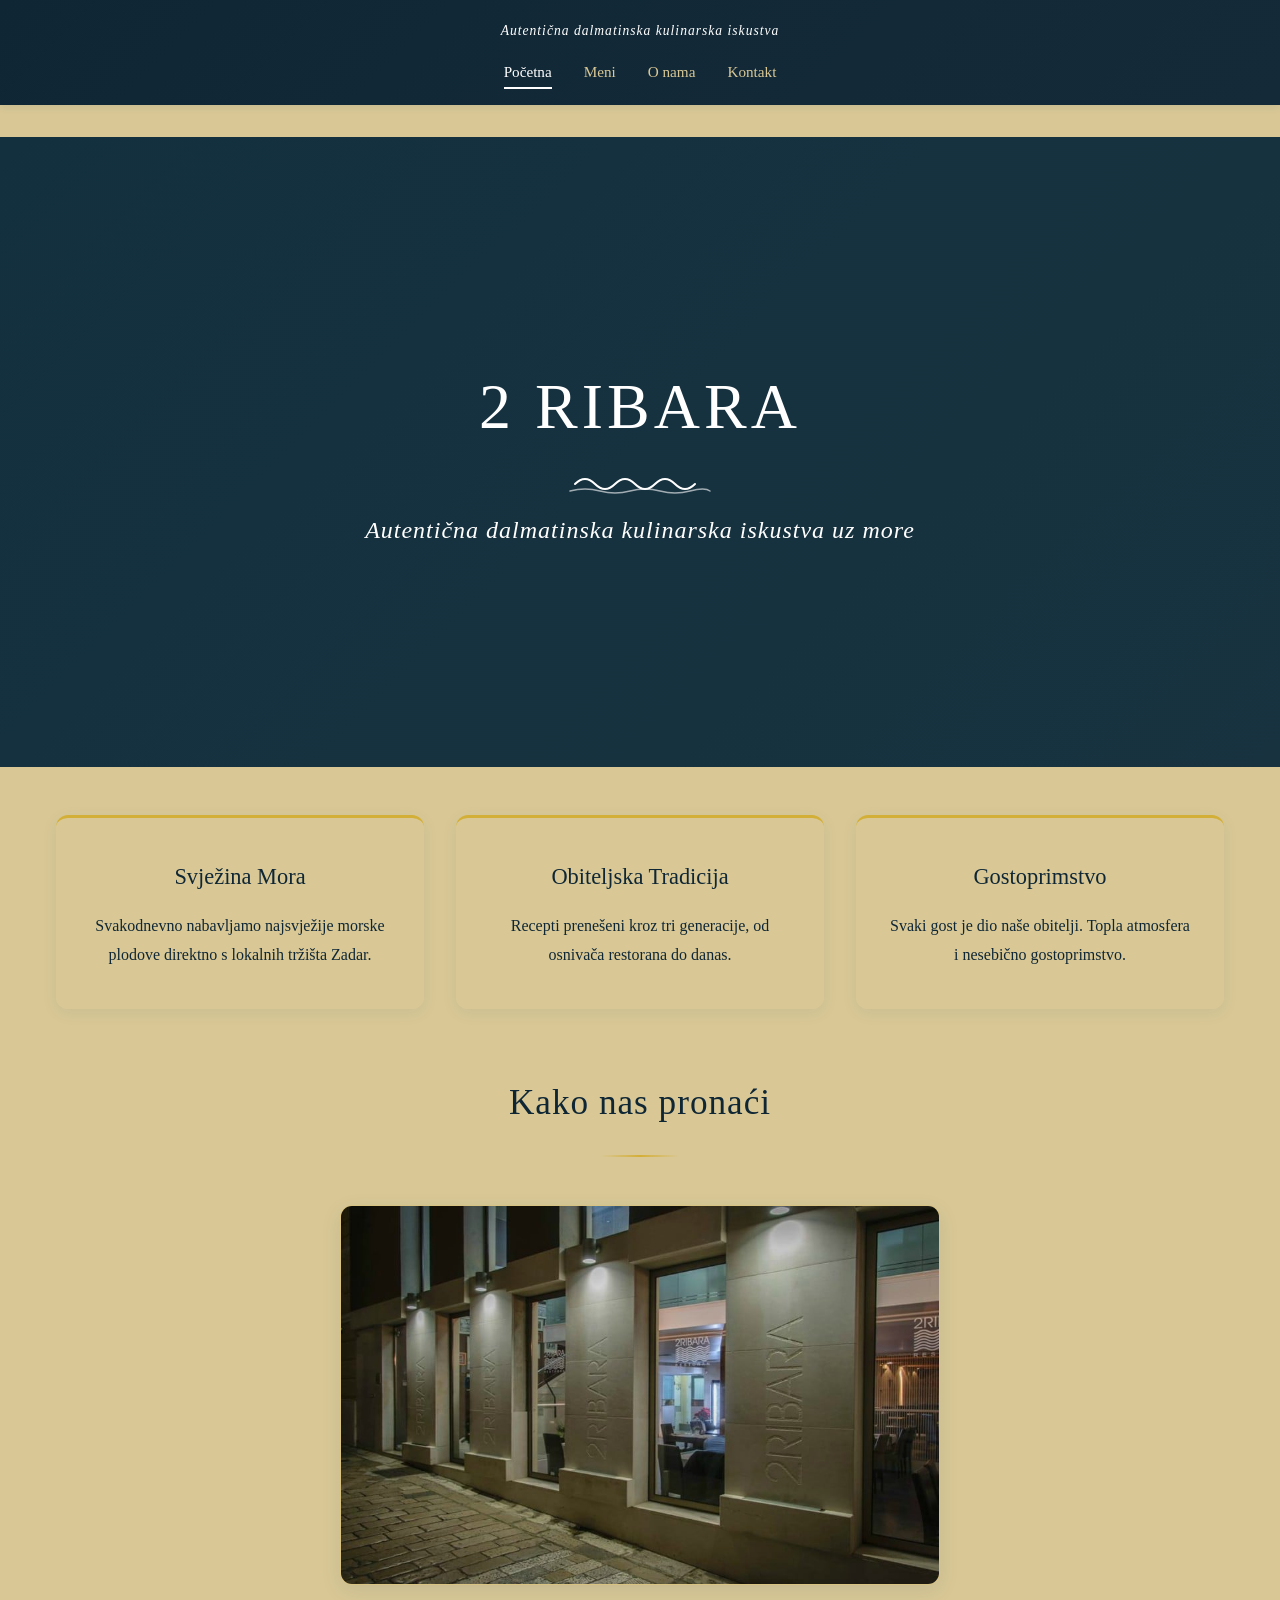
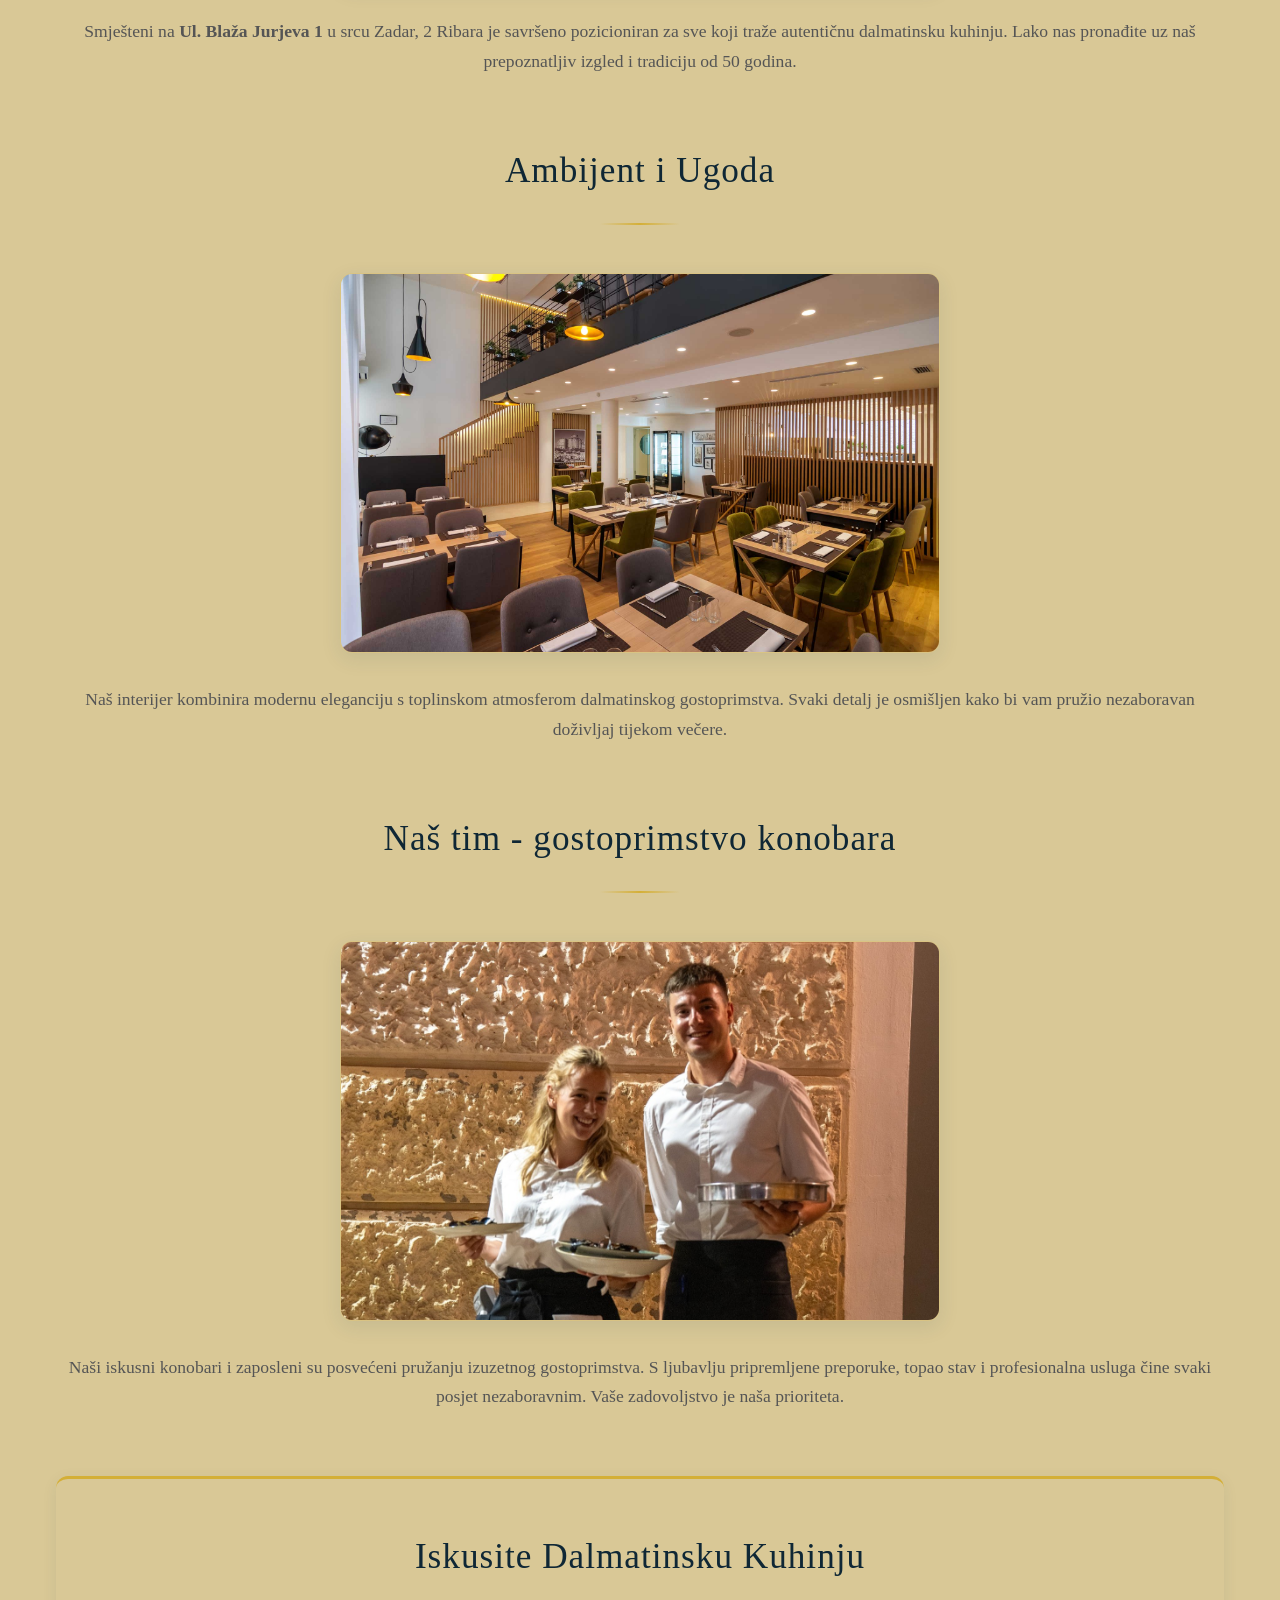
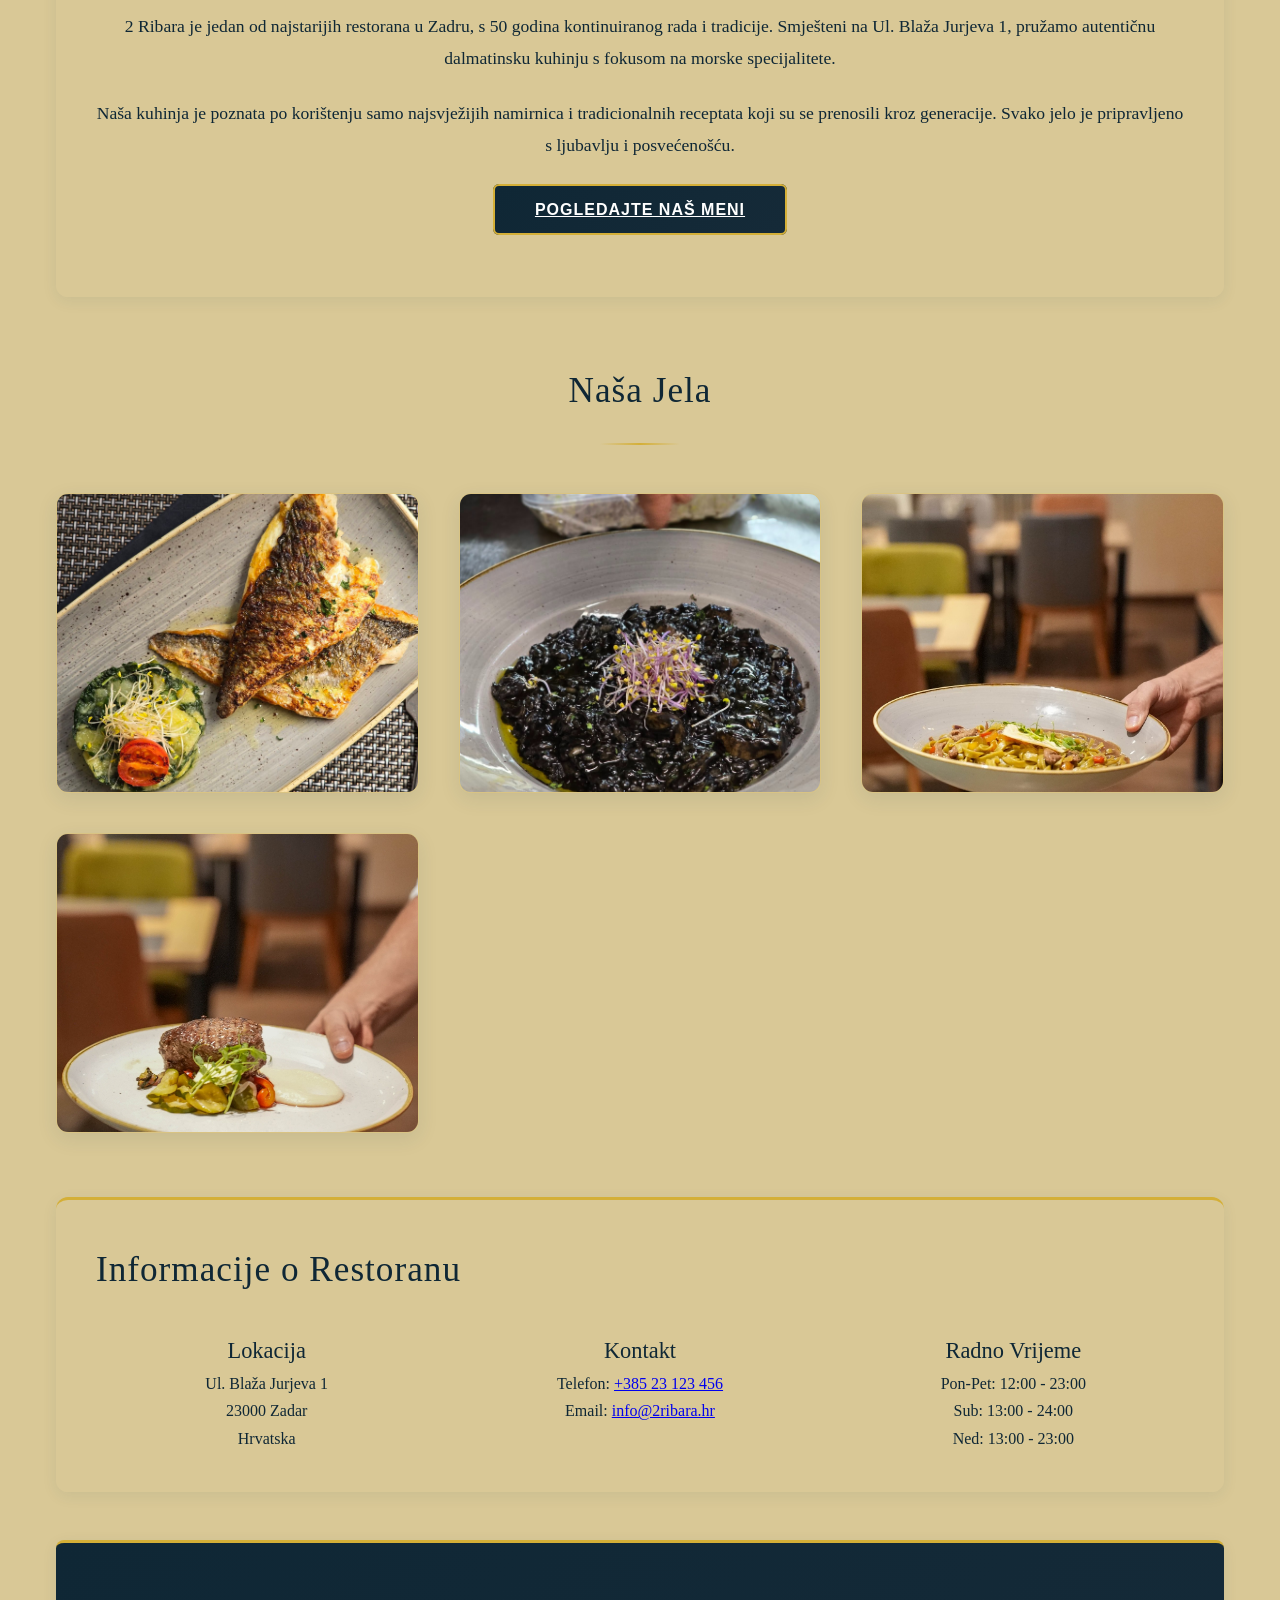
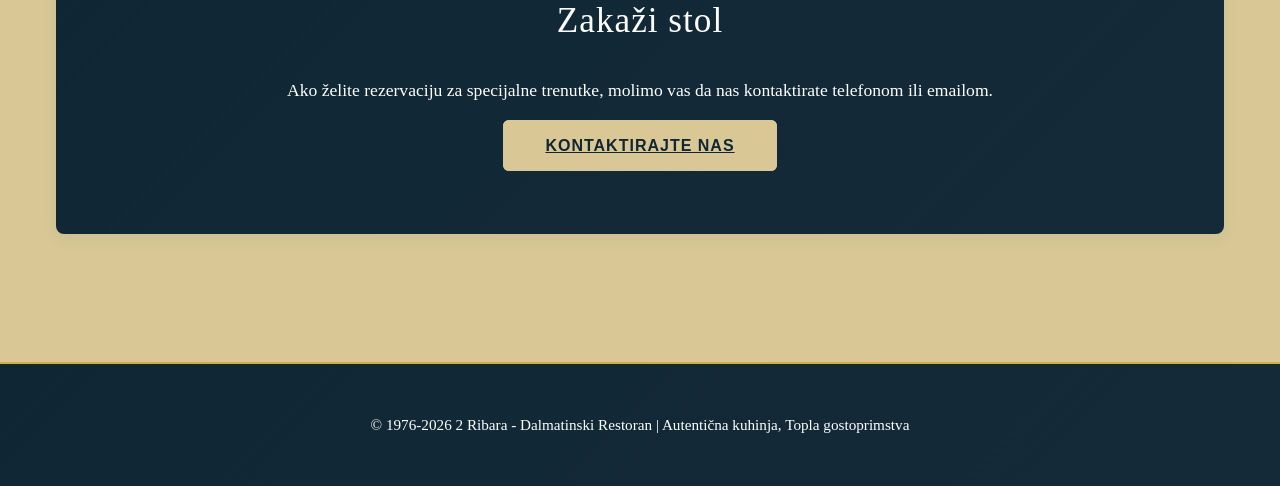
<file: index.html>
<!DOCTYPE html>
<html lang="hr">
<head>
    <meta charset="UTF-8">
    <meta name="viewport" content="width=device-width, initial-scale=1.0">

    <!-- SEO -->
    <title>2 Ribara | Početna</title>
    <meta name="description" content="2 Ribara - klasičan dalmatinski restoran s tradicijom od 50 godina. Autentična riblja jela i specijalitete.">

    <!-- Open Graph -->
    <meta property="og:title" content="2 Ribara">
    <meta property="og:description" content="Mediteranski restoran s domaćim specijalitetima.">
    <meta property="og:type" content="website">

    <!-- CSS -->
    <link rel="stylesheet" href="css/style.css">

    <!-- Google tag (gtag.js) -->
    <script async src="https://www.googletagmanager.com/gtag/js?id=G-M8E9GG99WM"></script>
    <script>
      window.dataLayer = window.dataLayer || [];
      function gtag(){dataLayer.push(arguments);}
      gtag('js', new Date());

      gtag('config', 'G-M8E9GG99WM');
    </script>
</head>

<body>

    <header>
        <p class="tagline">Autentična dalmatinska kulinarska iskustva</p>

        <nav>
            <ul>
                <li><a href="index.html" class="active">Početna</a></li>
                <li><a href="meni.html">Meni</a></li>
                <li><a href="o-nama.html">O nama</a></li>
                <li><a href="kontakt.html">Kontakt</a></li>
            </ul>
        </nav>
    </header>

    <main>

        <!-- Hero Fullscreen Section -->
        <section class="hero">
            <div class="hero-overlay"></div>
            <div class="hero-content">
                <h1>2 RIBARA</h1>
                <p>Autentična dalmatinska kulinarska iskustva uz more</p>
            </div>
        </section>

        <section class="features">
            <div class="feature">
                <h3>Svježina Mora</h3>
                <p>Svakodnevno nabavljamo najsvježije morske plodove direktno s lokalnih tržišta Zadar.</p>
            </div>

            <div class="feature">
                <h3>Obiteljska Tradicija</h3>
                <p>Recepti prenešeni kroz tri generacije, od osnivača restorana do danas.</p>
            </div>

            <div class="feature">
                <h3>Gostoprimstvo</h3>
                <p>Svaki gost je dio naše obitelji. Topla atmosfera i nesebično gostoprimstvo.</p>
            </div>
        </section>

        <!-- Kako nas pronađi - Vanjska fasada -->
        <section class="gallery-section">
            <h2>Kako nas pronaći</h2>
            <div style="display: grid; grid-template-columns: 1fr; max-width: 600px; margin: 0 auto;">
                <div class="gallery-item large" style="grid-column: unset;">
                    <img src="images/izvana.jpg" alt="Vanjska fasada restorana 2 Ribara - Ul. Blaža Jurjeva 1, Zadar" class="gallery-image">
                </div>
            </div>
            <p style="text-align: center; margin-top: 2rem; font-size: 1.1rem; color: #555;">
                Smješteni na <strong>Ul. Blaža Jurjeva 1</strong> u srcu Zadar, 2 Ribara je savršeno pozicioniran za sve koji traže autentičnu dalmatinsku kuhinju. Lako nas pronađite uz naš prepoznatljiv izgled i tradiciju od 50 godina.
            </p>
        </section>

        <!-- Naš Interijer -->
        <section class="gallery-section">
            <h2>Ambijent i Ugoda</h2>
            <div style="display: grid; grid-template-columns: 1fr; max-width: 600px; margin: 0 auto;">
                <div class="gallery-item large" style="grid-column: unset;">
                    <img src="images/interijer.jpg" alt="Interijer restorana - Moderan i topao ambijent" class="gallery-image">
                </div>
            </div>
            <p style="text-align: center; margin-top: 2rem; font-size: 1.1rem; color: #555;">
                Naš interijer kombinira modernu eleganciju s toplinskom atmosferom dalmatinskog gostoprimstva. Svaki detalj je osmišljen kako bi vam pružio nezaboravan doživljaj tijekom večere.
            </p>
        </section>

        <!-- Gostoprimstvo konobara -->
        <section class="gallery-section">
            <h2>Naš tim - gostoprimstvo konobara</h2>
            <div style="display: grid; grid-template-columns: 1fr; max-width: 600px; margin: 0 auto;">
                <div class="gallery-item large" style="grid-column: unset;">
                    <img src="images/osoblje.jpg" alt="Naš tim konobara - Gostoprimstvo i stručnjaci" class="gallery-image staff-image">
                </div>
            </div>
            <p style="text-align: center; margin-top: 2rem; font-size: 1.1rem; color: #555;">
                Naši iskusni konobari i zaposleni su posvećeni pružanju izuzetnog gostoprimstva. S ljubavlju pripremljene preporuke, topao stav i profesionalna usluga čine svaki posjet nezaboravnim. Vaše zadovoljstvo je naša prioriteta.
            </p>
        </section>

        <section class="welcome">
            <h2>Iskusite Dalmatinsku Kuhinju</h2>
            <p>
                2 Ribara je jedan od najstarijih restorana u Zadru, s 50 godina kontinuiranog rada i tradicije. Smješteni na Ul. Blaža Jurjeva 1, pružamo autentičnu dalmatinsku kuhinju s fokusom na morske specijalitete.
            </p>
            <p>
                Naša kuhinja je poznata po korištenju samo najsvježijih namirnica i tradicionalnih receptata koji su se prenosili kroz generacije. Svako jelo je pripravljeno s ljubavlju i posvećenošću.
            </p>
            <p style="text-align: center; margin-top: 2rem;">
                <a href="meni.html" class="btn">Pogledajte Naš Meni</a>
            </p>
        </section>

        <!-- Galerija jela -->
        <section class="gallery-section">
            <h2>Naša Jela</h2>
            <div class="gallery-grid">
                <div class="gallery-item">
                    <img src="images/riba.jpg" alt="Riblja jela - Hobotnica" class="gallery-image">
                </div>
                <div class="gallery-item">
                    <img src="images/rižot.jpg" alt="Rižoto od sipe" class="gallery-image">
                </div>
                <div class="gallery-item">
                    <img src="images/tjestenina.jpg" alt="Tjestenina s morskim plodovima" class="gallery-image">
                </div>
                <div class="gallery-item">
                    <img src="images/biftek.jpg" alt="Biftek - Specijalna ponuda" class="gallery-image">
                </div>
            </div>
        </section>

        <section class="contact-info-section">
            <h2>Informacije o Restoranu</h2>
            <div style="display: grid; grid-template-columns: repeat(auto-fit, minmax(250px, 1fr)); gap: 2rem; margin-top: 2rem;">
                <div style="text-align: center;">
                    <h3>Lokacija</h3>
                    <p>Ul. Blaža Jurjeva 1<br>23000 Zadar<br>Hrvatska</p>
                </div>
                <div style="text-align: center;">
                    <h3>Kontakt</h3>
                    <p>
                        Telefon: <a href="tel:+385-23-123-456" class="contact-info">+385 23 123 456</a><br>
                        Email: <a href="mailto:info@2ribara.hr" class="contact-info">info@2ribara.hr</a>
                    </p>
                </div>
                <div style="text-align: center;">
                    <h3>Radno Vrijeme</h3>
                    <p>
                        Pon-Pet: 12:00 - 23:00<br>
                        Sub: 13:00 - 24:00<br>
                        Ned: 13:00 - 23:00
                    </p>
                </div>
            </div>
        </section>

        <section class="welcome" style="background: linear-gradient(135deg, #0f2735 0%, #152a38 100%); color: white; text-align: center; border-radius: 8px; padding: 3rem 2rem; margin-top: 3rem;">
            <h2 style="color: white; margin-top: 0; text-align: center;">Zakaži stol</h2>
            <p style="font-size: 1.1rem; color: white;">
                Ako želite rezervaciju za specijalne trenutke, molimo vas da nas kontaktirate telefonom ili emailom.
            </p>
            <p>
                <a href="kontakt.html" class="btn" style="background: #d9c896; color: #0f2735; font-weight: bold; border-color: #d9c896;">Kontaktirajte Nas</a>
            </p>
        </section>

    </main>

    <footer>
        <p>© 1976-2026 2 Ribara - Dalmatinski Restoran | Autentična kuhinja, Topla gostoprimstva</p>
    </footer>

    <script src="js/script.js"></script>

</body>
</html>
</file>
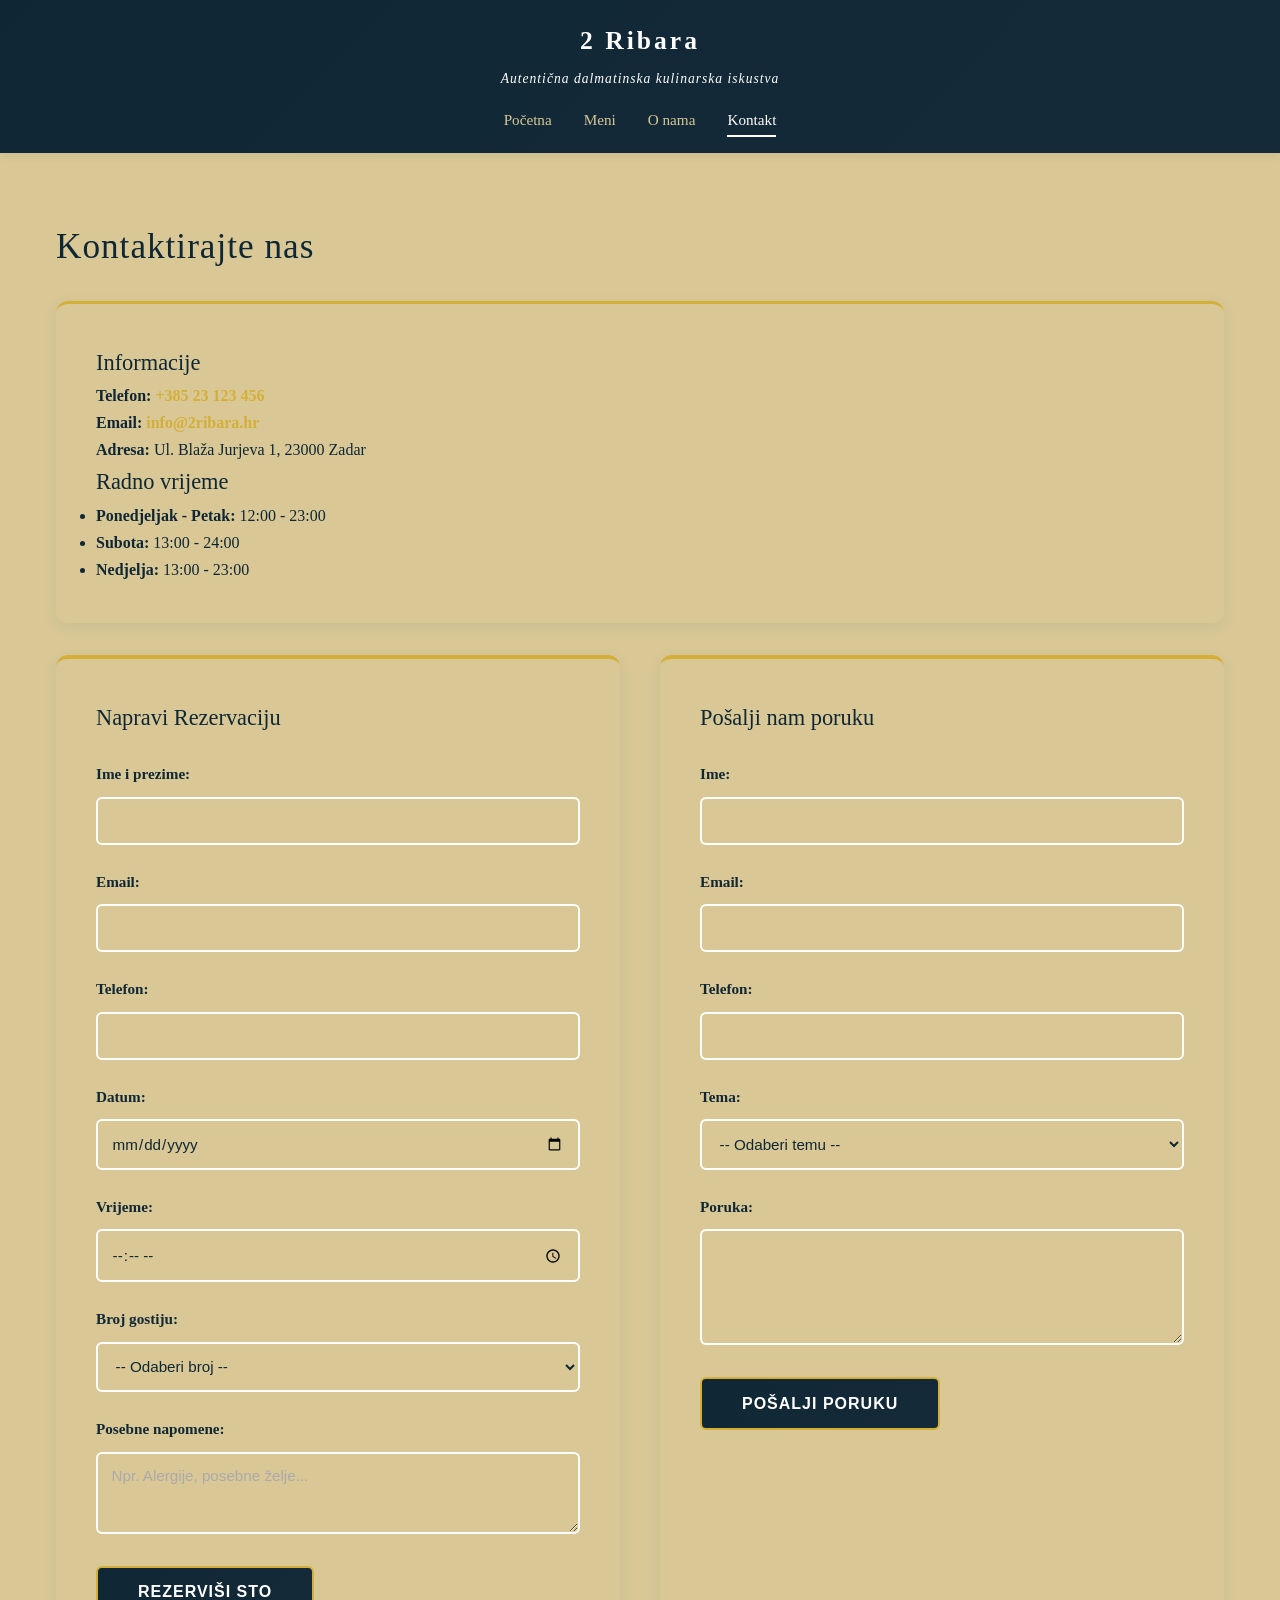
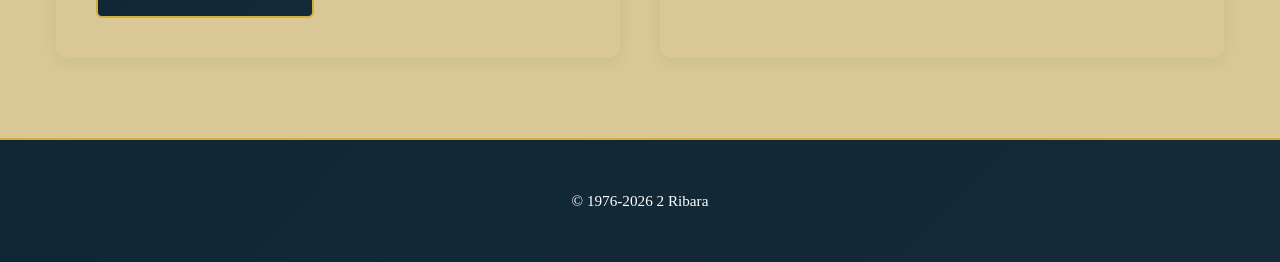
<file: kontakt.html>
<!DOCTYPE html>
<html lang="hr">
<head>
    <meta charset="UTF-8">
    <meta name="viewport" content="width=device-width, initial-scale=1.0">

    <!-- SEO -->
    <title>Kontakt | 2 Ribara</title>
    <meta name="description" content="Kontaktirajte nas ili napravite rezervaciju u 2 Ribara. Pozovite nas ili popunite formu.">

    <!-- Open Graph -->
    <meta property="og:title" content="Kontakt - 2 Ribara">
    <meta property="og:description" content="Kontaktirajte 2 Ribara za rezervacije i informacije.">
    <meta property="og:type" content="website">

    <!-- CSS -->
    <link rel="stylesheet" href="css/style.css">

    <!-- Google tag (gtag.js) -->
    <script async src="https://www.googletagmanager.com/gtag/js?id=G-M8E9GG99WM"></script>
    <script>
      window.dataLayer = window.dataLayer || [];
      function gtag(){dataLayer.push(arguments);}
      gtag('js', new Date());

      gtag('config', 'G-M8E9GG99WM');
    </script>
</head>
<body>
    <header>
        <h1>2 Ribara</h1>
        <p class="tagline">Autentična dalmatinska kulinarska iskustva</p>

        <nav>
            <ul>
                <li><a href="index.html">Početna</a></li>
                <li><a href="meni.html">Meni</a></li>
                <li><a href="o-nama.html">O nama</a></li>
                <li><a href="kontakt.html" class="active">Kontakt</a></li>
            </ul>
        </nav>
    </header>

    <main>
        <h2>Kontaktirajte nas</h2>
        
        <section class="contact-info-section">
            <div class="contact-info">
                <h3>Informacije</h3>
                <p><strong>Telefon:</strong> <a href="tel:+38523123456">+385 23 123 456</a></p>
                <p><strong>Email:</strong> <a href="mailto:info@2ribara.hr">info@2ribara.hr</a></p>
                <p><strong>Adresa:</strong> Ul. Blaža Jurjeva 1, 23000 Zadar</p>

                <h3>Radno vrijeme</h3>
                <ul>
                    <li><strong>Ponedjeljak - Petak:</strong> 12:00 - 23:00</li>
                    <li><strong>Subota:</strong> 13:00 - 24:00</li>
                    <li><strong>Nedjelja:</strong> 13:00 - 23:00</li>
                </ul>
            </div>
        </section>

        <section class="forms-container">
            <!-- Rezervacijska forma -->
            <div class="form-wrapper">
                <h3>Napravi Rezervaciju</h3>
                <form id="reservationForm" class="contact-form">
                    <div class="form-group">
                        <label for="rez-ime">Ime i prezime:</label>
                        <input type="text" id="rez-ime" name="ime" required>
                    </div>

                    <div class="form-group">
                        <label for="rez-email">Email:</label>
                        <input type="email" id="rez-email" name="email" required>
                    </div>

                    <div class="form-group">
                        <label for="rez-telefon">Telefon:</label>
                        <input type="tel" id="rez-telefon" name="telefon" required>
                    </div>

                    <div class="form-group">
                        <label for="rez-datum">Datum:</label>
                        <input type="date" id="rez-datum" name="datum" required>
                    </div>

                    <div class="form-group">
                        <label for="rez-vreme">Vrijeme:</label>
                        <input type="time" id="rez-vreme" name="vreme" required>
                    </div>

                    <div class="form-group">
                        <label for="rez-gosti">Broj gostiju:</label>
                        <select id="rez-gosti" name="gosti" required>
                            <option value="">-- Odaberi broj --</option>
                            <option value="1">1 gost</option>
                            <option value="2">2 gosta</option>
                            <option value="3">3 gosta</option>
                            <option value="4">4 gosta</option>
                            <option value="5">5 gostiju</option>
                            <option value="6">6 gostiju</option>
                            <option value="8">8 gostiju</option>
                            <option value="10">10+ gostiju</option>
                        </select>
                    </div>

                    <div class="form-group">
                        <label for="rez-napomene">Posebne napomene:</label>
                        <textarea id="rez-napomene" name="napomene" rows="3" placeholder="Npr. Alergije, posebne želje..."></textarea>
                    </div>

                    <button type="submit" class="btn">Rezerviši Sto</button>
                </form>
            </div>

            <!-- Kontakt forma -->
            <div class="form-wrapper">
                <h3>Pošalji nam poruku</h3>
                <form id="contactForm" class="contact-form">
                    <div class="form-group">
                        <label for="ime">Ime:</label>
                        <input type="text" id="ime" name="ime" required>
                    </div>

                    <div class="form-group">
                        <label for="email">Email:</label>
                        <input type="email" id="email" name="email" required>
                    </div>

                    <div class="form-group">
                        <label for="telefon">Telefon:</label>
                        <input type="tel" id="telefon" name="telefon">
                    </div>

                    <div class="form-group">
                        <label for="tema">Tema:</label>
                        <select id="tema" name="tema" required>
                            <option value="">-- Odaberi temu --</option>
                            <option value="opca-pitanja">Opća pitanja</option>
                            <option value="privatna-zabava">Privatna zabava</option>
                            <option value="suradnja">Suradnja</option>
                            <option value="problem">Problem</option>
                            <option value="drugo">Drugo</option>
                        </select>
                    </div>

                    <div class="form-group">
                        <label for="poruka">Poruka:</label>
                        <textarea id="poruka" name="poruka" rows="5" required></textarea>
                    </div>

                    <button type="submit" class="btn">Pošalji Poruku</button>
                </form>
            </div>
        </section>
    </main>

    <footer>
        <p>© 1976-2026 2 Ribara</p>
    </footer>

    <script src="js/script.js"></script>
</body>
</html>
</file>
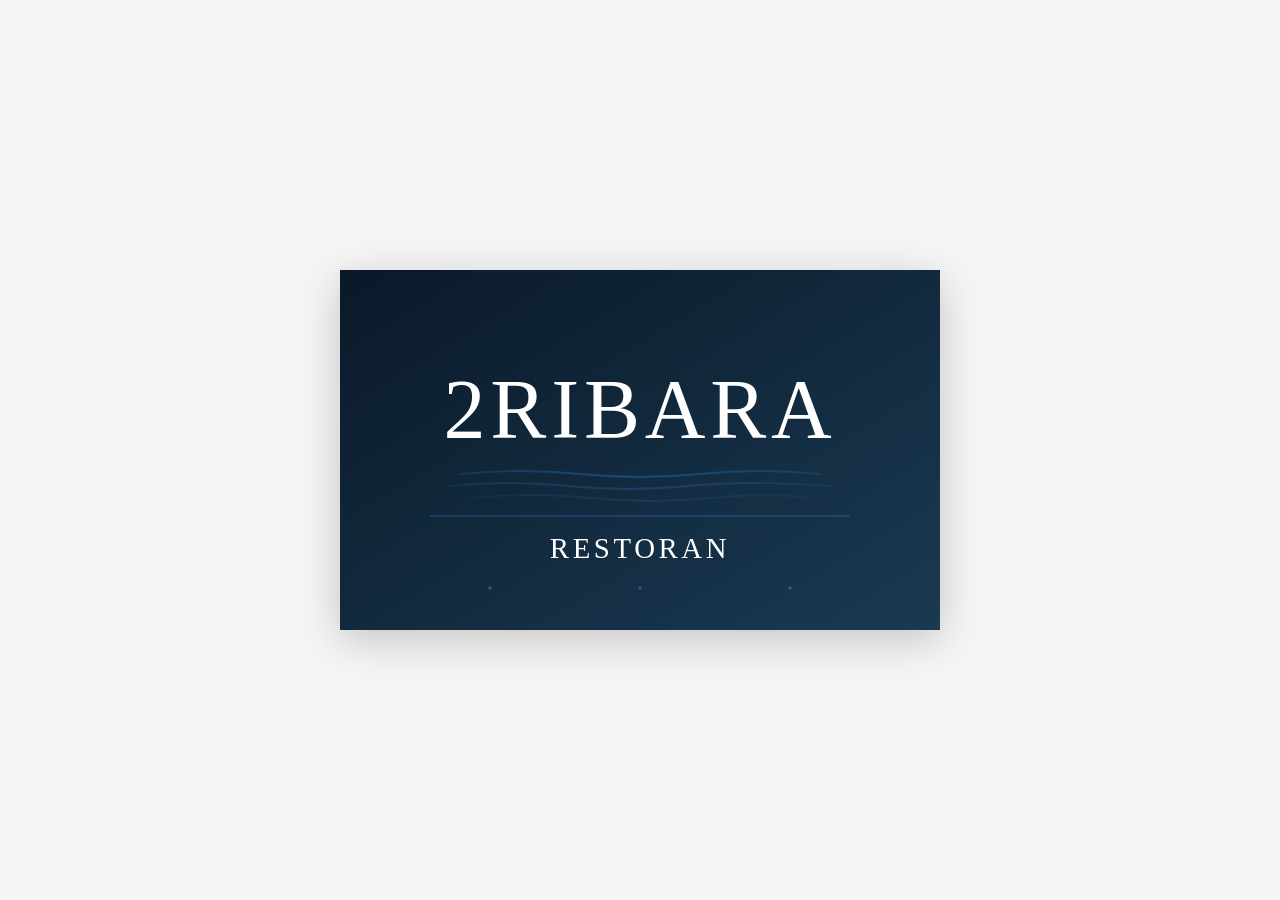
<file: logo-preview.html>
<!DOCTYPE html>
<html lang="hr">
<head>
    <meta charset="UTF-8">
    <meta name="viewport" content="width=device-width, initial-scale=1.0">
    <title>2 Ribara - Novi Logo</title>
    <style>
        body {
            margin: 0;
            padding: 0;
            display: flex;
            justify-content: center;
            align-items: center;
            min-height: 100vh;
            background-color: #f5f5f5;
        }
        svg {
            width: 600px;
            height: 360px;
            box-shadow: 0 10px 40px rgba(0, 0, 0, 0.2);
        }
    </style>
</head>
<body>
    <svg viewBox="0 0 1000 600" xmlns="http://www.w3.org/2000/svg">
        <!-- Tamna pozadina sa gradijentom - noćni đir -->
        <defs>
            <linearGradient id="nightGradient" x1="0%" y1="0%" x2="100%" y2="100%">
                <stop offset="0%" style="stop-color:#0a1929;stop-opacity:1" />
                <stop offset="100%" style="stop-color:#1a3a52;stop-opacity:1" />
            </linearGradient>
            
            <!-- Akcentna plava boja za detalje -->
            <linearGradient id="accentGradient" x1="0%" y1="0%" x2="100%" y2="0%">
                <stop offset="0%" style="stop-color:#2a7bc4;stop-opacity:0.3" />
                <stop offset="50%" style="stop-color:#2a7bc4;stop-opacity:0.6" />
                <stop offset="100%" style="stop-color:#2a7bc4;stop-opacity:0.3" />
            </linearGradient>
        </defs>
        
        <!-- Pozadina -->
        <rect width="1000" height="600" fill="url(#nightGradient)"/>
        
        <!-- 2RIBARA glavna tekst -->
        <text x="500" y="280" font-family="'Times New Roman', Times, serif" font-size="140" font-weight="300" fill="white" text-anchor="middle" letter-spacing="8">
            2RIBARA
        </text>
        
        <!-- Valovi sa akcentnom plavom - dekorativan element -->
        <g stroke="url(#accentGradient)" stroke-width="3" fill="none" stroke-linecap="round">
            <path d="M 200 340 Q 300 330 400 340 T 600 340 T 800 340" opacity="0.7"/>
            <path d="M 180 360 Q 280 350 380 360 T 580 360 T 820 360" opacity="0.5"/>
            <path d="M 220 380 Q 320 370 420 380 T 620 380 T 780 380" opacity="0.3"/>
        </g>
        
        <!-- Linija sa akcentnom plavom ispod teksta -->
        <line x1="150" y1="410" x2="850" y2="410" stroke="#2a7bc4" stroke-width="2" opacity="0.6"/>
        
        <!-- RESTORAN tekst -->
        <text x="500" y="480" font-family="'Times New Roman', Times, serif" font-size="48" font-weight="300" fill="white" text-anchor="middle" letter-spacing="6">
            RESTORAN
        </text>
        
        <!-- Sitni dekorativni elementi - točkice -->
        <circle cx="250" cy="530" r="3" fill="#2a7bc4" opacity="0.6"/>
        <circle cx="500" cy="530" r="3" fill="#2a7bc4" opacity="0.6"/>
        <circle cx="750" cy="530" r="3" fill="#2a7bc4" opacity="0.6"/>
    </svg>
</body>
</html>
</file>
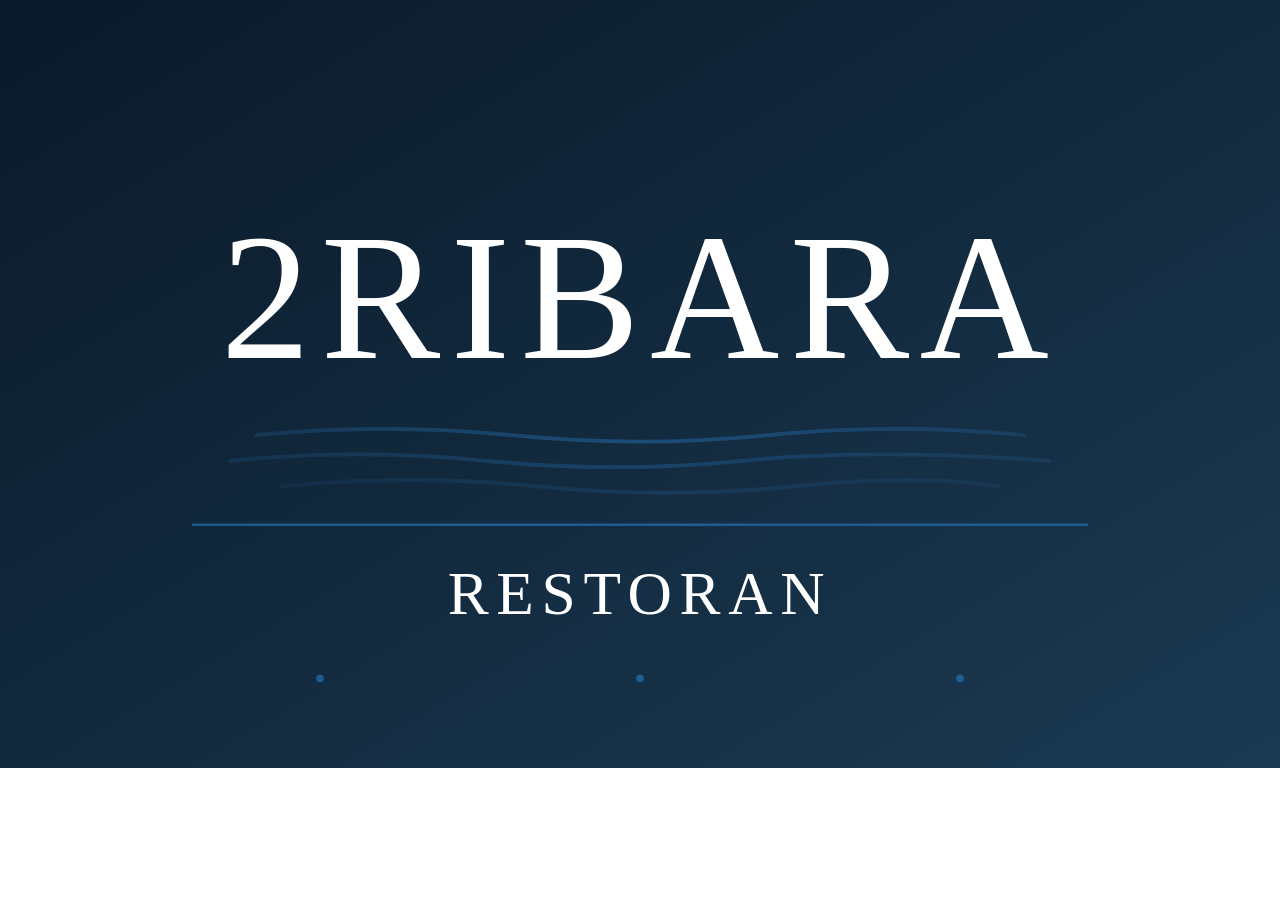
<file: logo-render.html>
<!DOCTYPE html>
<html lang="hr">
<head>
    <meta charset="UTF-8">
    <meta name="viewport" content="width=device-width, initial-scale=1.0">
    <title>2 Ribara - Logo PNG</title>
    <style>
        body {
            margin: 0;
            padding: 0;
            background-color: transparent;
        }
        svg {
            width: 100%;
            height: 100%;
            display: block;
        }
    </style>
</head>
<body>
    <svg viewBox="0 0 1000 600" xmlns="http://www.w3.org/2000/svg" width="1200" height="720">
        <!-- Tamna pozadina sa gradijentom - noćni đir -->
        <defs>
            <linearGradient id="nightGradient" x1="0%" y1="0%" x2="100%" y2="100%">
                <stop offset="0%" style="stop-color:#0a1929;stop-opacity:1" />
                <stop offset="100%" style="stop-color:#1a3a52;stop-opacity:1" />
            </linearGradient>
            
            <!-- Akcentna plava boja za detalje -->
            <linearGradient id="accentGradient" x1="0%" y1="0%" x2="100%" y2="0%">
                <stop offset="0%" style="stop-color:#2a7bc4;stop-opacity:0.3" />
                <stop offset="50%" style="stop-color:#2a7bc4;stop-opacity:0.6" />
                <stop offset="100%" style="stop-color:#2a7bc4;stop-opacity:0.3" />
            </linearGradient>
        </defs>
        
        <!-- Pozadina -->
        <rect width="1000" height="600" fill="url(#nightGradient)"/>
        
        <!-- 2RIBARA glavna tekst -->
        <text x="500" y="280" font-family="'Times New Roman', Times, serif" font-size="140" font-weight="300" fill="white" text-anchor="middle" letter-spacing="8">
            2RIBARA
        </text>
        
        <!-- Valovi sa akcentnom plavom - dekorativan element -->
        <g stroke="url(#accentGradient)" stroke-width="3" fill="none" stroke-linecap="round">
            <path d="M 200 340 Q 300 330 400 340 T 600 340 T 800 340" opacity="0.7"/>
            <path d="M 180 360 Q 280 350 380 360 T 580 360 T 820 360" opacity="0.5"/>
            <path d="M 220 380 Q 320 370 420 380 T 620 380 T 780 380" opacity="0.3"/>
        </g>
        
        <!-- Linija sa akcentnom plavom ispod teksta -->
        <line x1="150" y1="410" x2="850" y2="410" stroke="#2a7bc4" stroke-width="2" opacity="0.6"/>
        
        <!-- RESTORAN tekst -->
        <text x="500" y="480" font-family="'Times New Roman', Times, serif" font-size="48" font-weight="300" fill="white" text-anchor="middle" letter-spacing="6">
            RESTORAN
        </text>
        
        <!-- Sitni dekorativni elementi - točkice -->
        <circle cx="250" cy="530" r="3" fill="#2a7bc4" opacity="0.6"/>
        <circle cx="500" cy="530" r="3" fill="#2a7bc4" opacity="0.6"/>
        <circle cx="750" cy="530" r="3" fill="#2a7bc4" opacity="0.6"/>
    </svg>
</body>
</html>
</file>
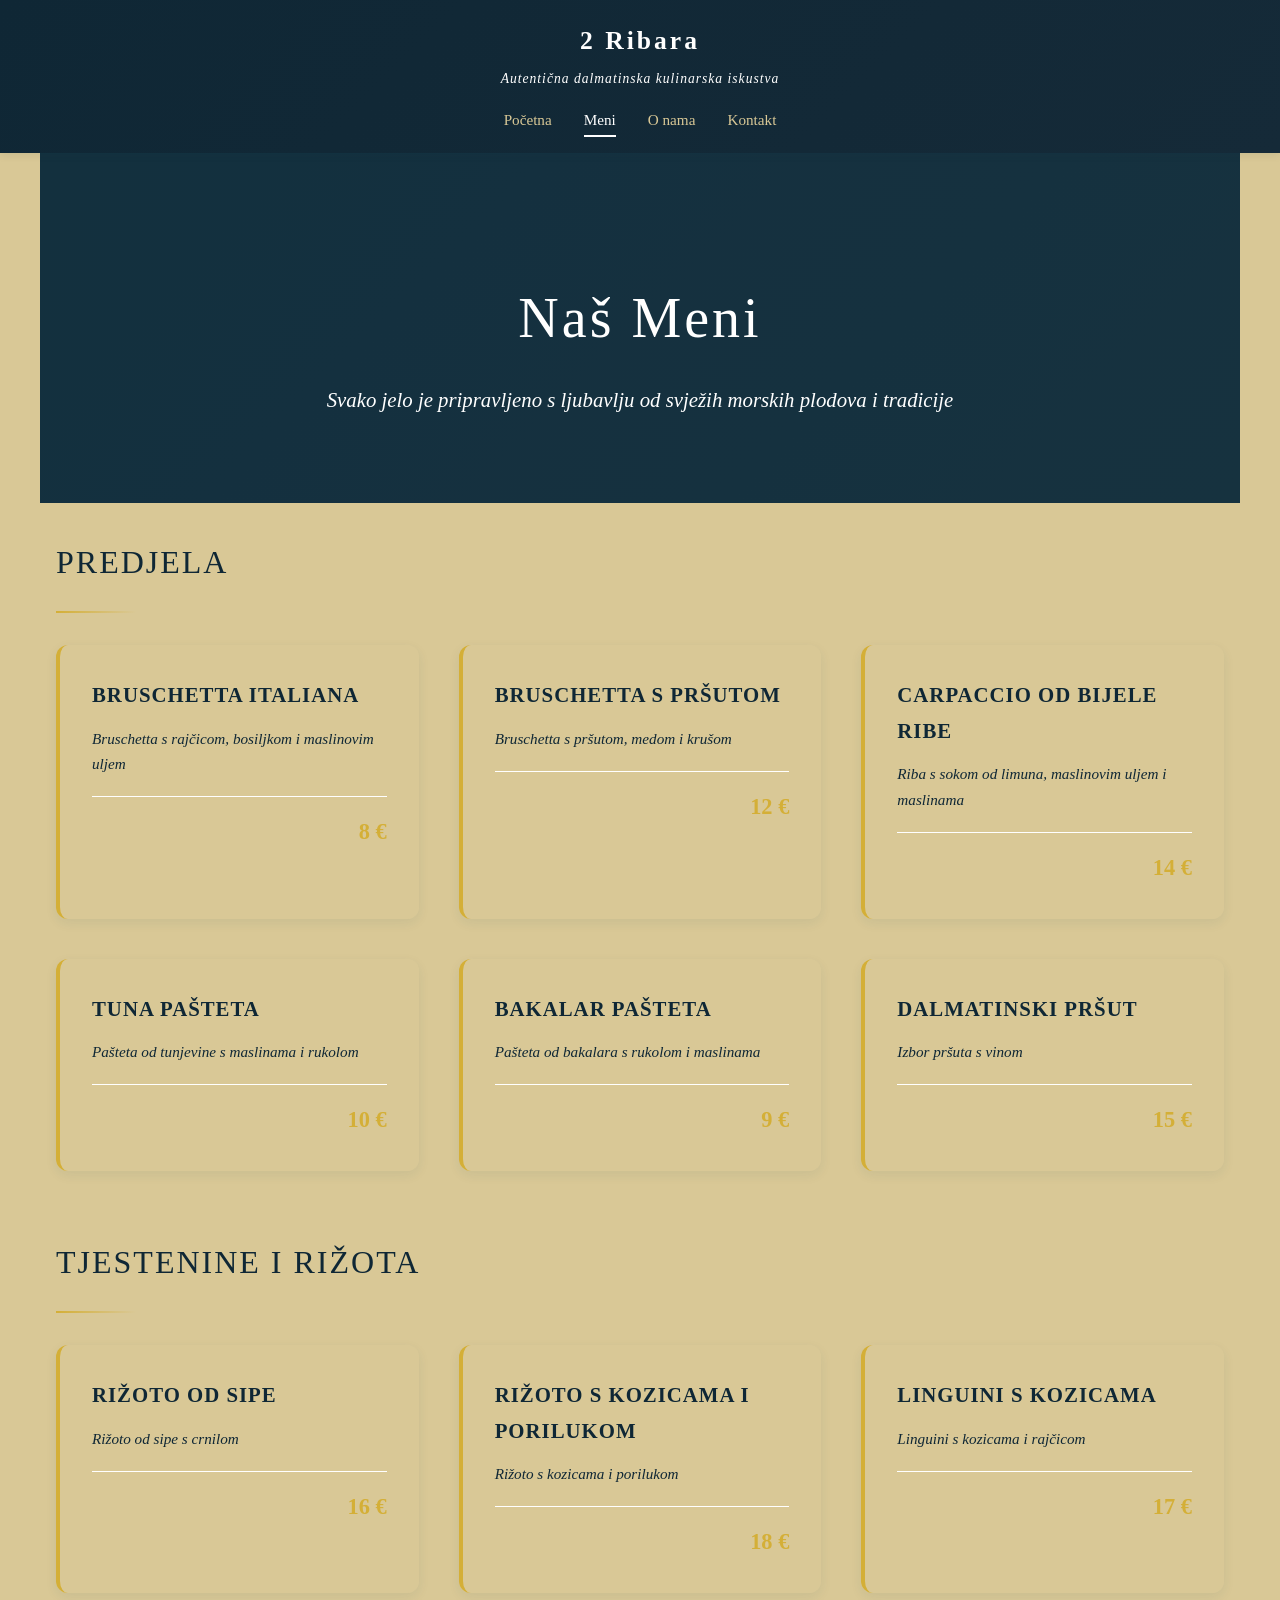
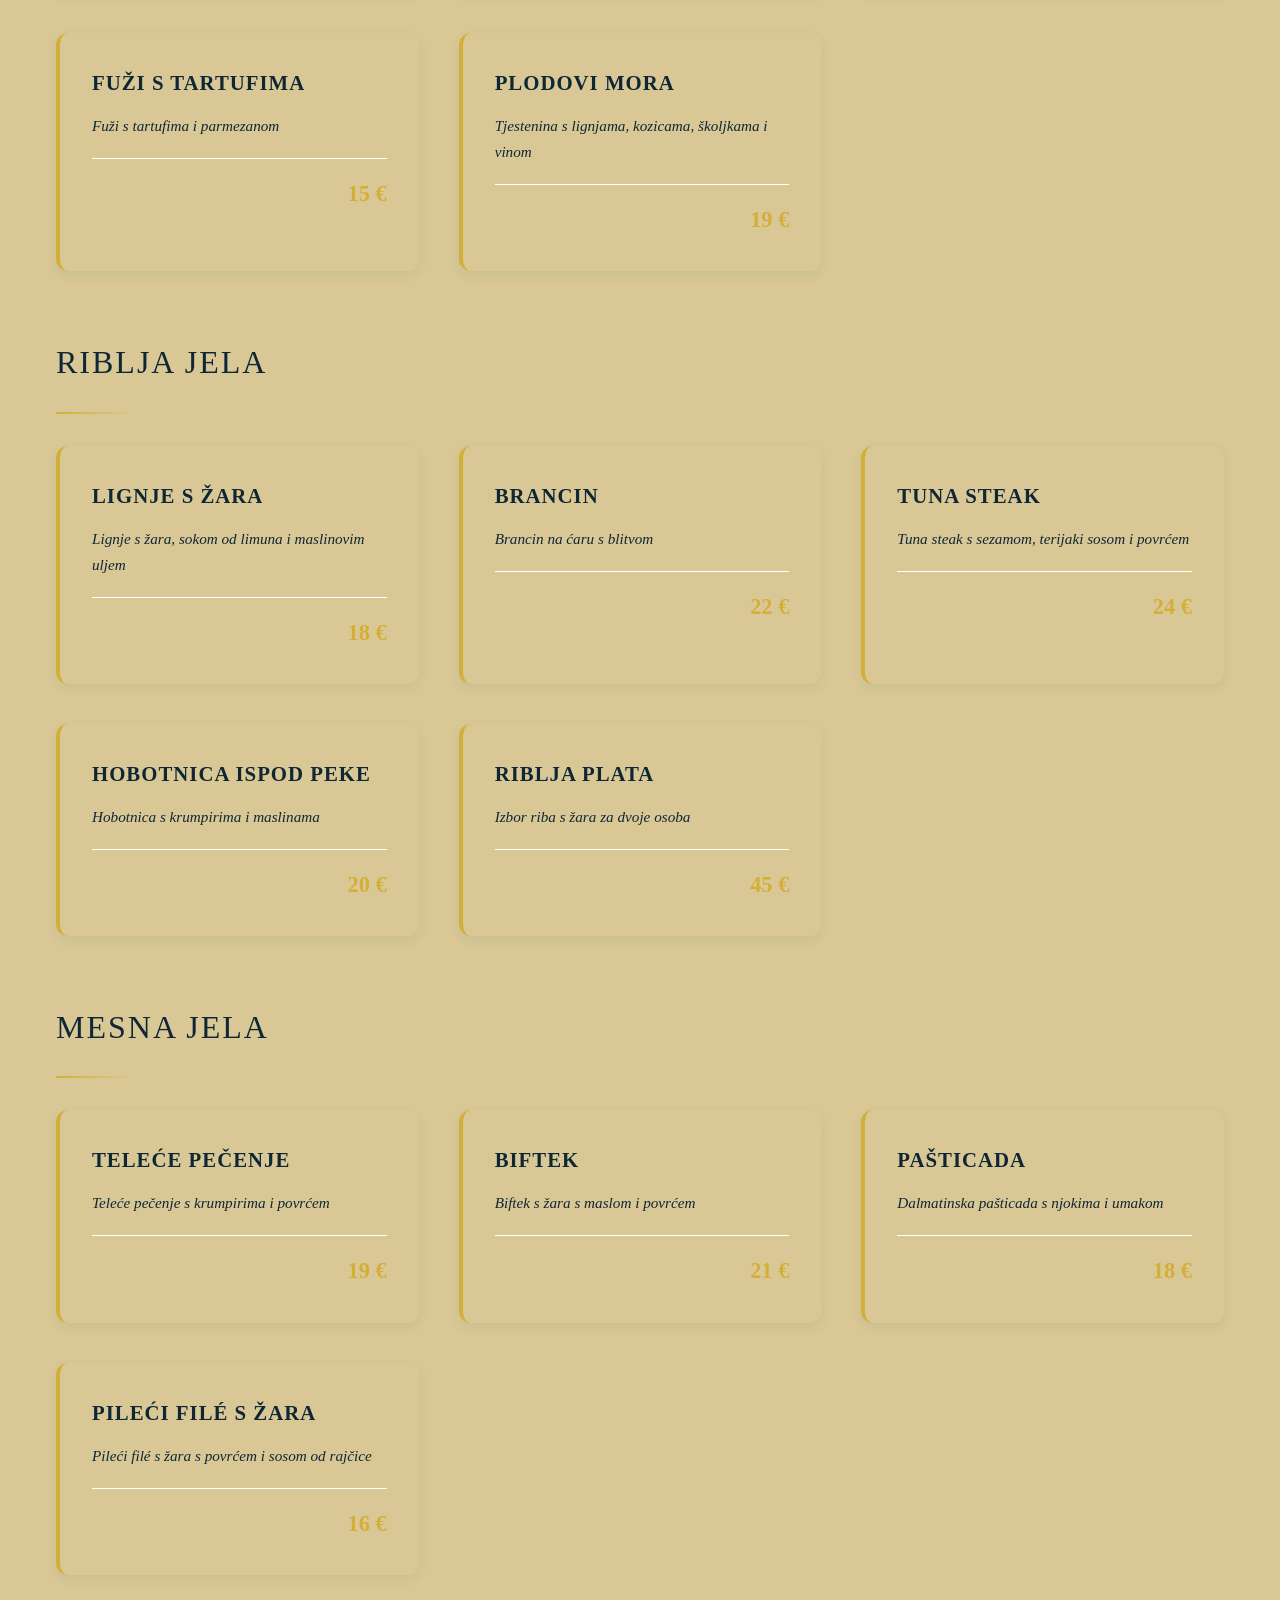
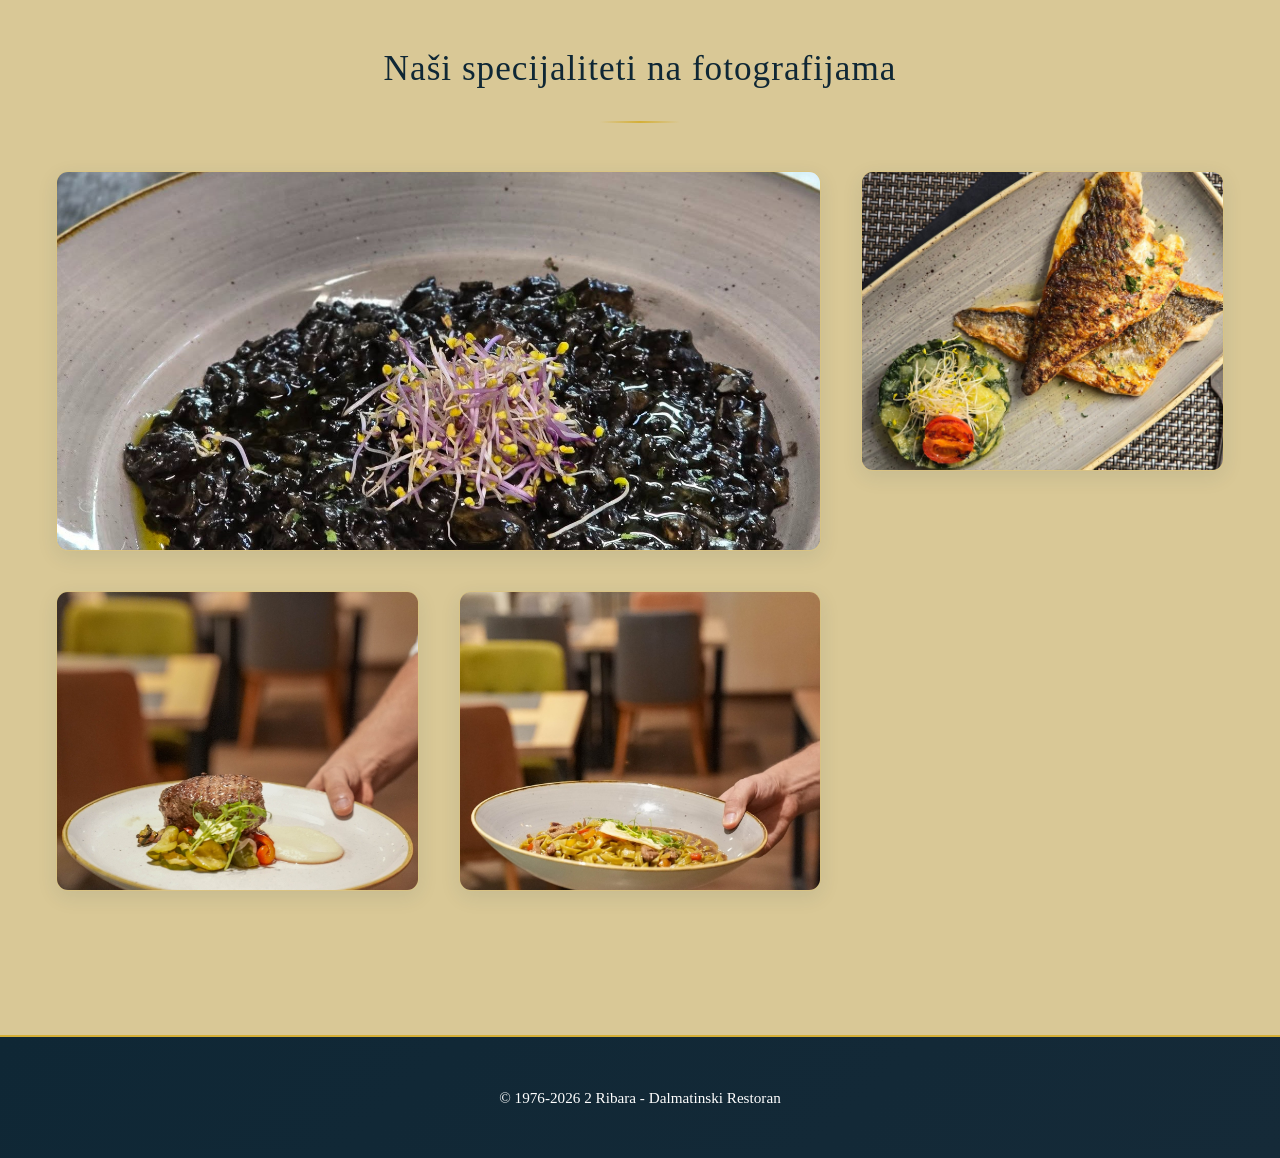
<file: meni.html>
<!DOCTYPE html>
<html lang="hr">
<head>
    <meta charset="UTF-8">
    <meta name="viewport" content="width=device-width, initial-scale=1.0">
    <title>Meni | 2 Ribara - Dalmatinski Restoran</title>
    <meta name="description" content="Meni restorana 2 Ribara - autentična dalmatinska i mediteranska jela s svježom ribom.">
    <meta property="og:title" content="Meni - 2 Ribara">
    <meta property="og:description" content="Dalmatinska i mediteranska jela s tradicijom od 50 godina.">
    <meta property="og:type" content="website">
    <link rel="stylesheet" href="css/style.css">

    <!-- Google tag (gtag.js) -->
    <script async src="https://www.googletagmanager.com/gtag/js?id=G-M8E9GG99WM"></script>
    <script>
      window.dataLayer = window.dataLayer || [];
      function gtag(){dataLayer.push(arguments);}
      gtag('js', new Date());

      gtag('config', 'G-M8E9GG99WM');
    </script>
</head>
<body>
    <header>
        <h1>2 Ribara</h1>
        <p class="tagline">Autentična dalmatinska kulinarska iskustva</p>
        <nav>
            <ul>
                <li><a href="index.html">Početna</a></li>
                <li><a href="meni.html" class="active">Meni</a></li>
                <li><a href="o-nama.html">O nama</a></li>
                <li><a href="kontakt.html">Kontakt</a></li>
            </ul>
        </nav>
    </header>

    <main>
        <section class="menu-hero">
            <div class="hero-overlay"></div>
            <div class="hero-content">
                <h2>Naš Meni</h2>
                <p>Svako jelo je pripravljeno s ljubavlju od svježih morskih plodova i tradicije</p>
            </div>
        </section>

        <section class="menu-container">
            <!-- PREDJELA -->
            <div class="menu-category">
                <h3 class="category-title">Predjela</h3>
                <div class="category-divider"></div>
                <div class="menu-items">
                    <div class="menu-item" data-category="predjela">
                        <div class="item-name">Bruschetta Italiana</div>
                        <div class="item-description">Bruschetta s rajčicom, bosiljkom i maslinovim uljem</div>
                        <div class="item-price">8 €</div>
                    </div>
                    <div class="menu-item" data-category="predjela">
                        <div class="item-name">Bruschetta s Pršutom</div>
                        <div class="item-description">Bruschetta s pršutom, medom i krušom</div>
                        <div class="item-price">12 €</div>
                    </div>
                    <div class="menu-item" data-category="predjela">
                        <div class="item-name">Carpaccio od Bijele Ribe</div>
                        <div class="item-description">Riba s sokom od limuna, maslinovim uljem i maslinama</div>
                        <div class="item-price">14 €</div>
                    </div>
                    <div class="menu-item" data-category="predjela">
                        <div class="item-name">Tuna Pašteta</div>
                        <div class="item-description">Pašteta od tunjevine s maslinama i rukolom</div>
                        <div class="item-price">10 €</div>
                    </div>
                    <div class="menu-item" data-category="predjela">
                        <div class="item-name">Bakalar Pašteta</div>
                        <div class="item-description">Pašteta od bakalara s rukolom i maslinama</div>
                        <div class="item-price">9 €</div>
                    </div>
                    <div class="menu-item" data-category="predjela">
                        <div class="item-name">Dalmatinski Pršut</div>
                        <div class="item-description">Izbor pršuta s vinom</div>
                        <div class="item-price">15 €</div>
                    </div>
                </div>
            </div>

            <!-- TJESTENINE I RIŽOTA -->
            <div class="menu-category">
                <h3 class="category-title">Tjestenine i Rižota</h3>
                <div class="category-divider"></div>
                <div class="menu-items">
                    <div class="menu-item" data-category="tjestenine">
                        <div class="item-name">Rižoto od Sipe</div>
                        <div class="item-description">Rižoto od sipe s crnilom</div>
                        <div class="item-price">16 €</div>
                    </div>
                    <div class="menu-item" data-category="tjestenine">
                        <div class="item-name">Rižoto s Kozicama i Porilukom</div>
                        <div class="item-description">Rižoto s kozicama i porilukom</div>
                        <div class="item-price">18 €</div>
                    </div>
                    <div class="menu-item" data-category="tjestenine">
                        <div class="item-name">Linguini s Kozicama</div>
                        <div class="item-description">Linguini s kozicama i rajčicom</div>
                        <div class="item-price">17 €</div>
                    </div>
                    <div class="menu-item" data-category="tjestenine">
                        <div class="item-name">Fuži s Tartufima</div>
                        <div class="item-description">Fuži s tartufima i parmezanom</div>
                        <div class="item-price">15 €</div>
                    </div>
                    <div class="menu-item" data-category="tjestenine">
                        <div class="item-name">Plodovi Mora</div>
                        <div class="item-description">Tjestenina s lignjama, kozicama, školjkama i vinom</div>
                        <div class="item-price">19 €</div>
                    </div>
                </div>
            </div>

            <!-- RIBLJA JELA -->
            <div class="menu-category">
                <h3 class="category-title">Riblja Jela</h3>
                <div class="category-divider"></div>
                <div class="menu-items">
                    <div class="menu-item" data-category="riblja">
                        <div class="item-name">Lignje s Žara</div>
                        <div class="item-description">Lignje s žara, sokom od limuna i maslinovim uljem</div>
                        <div class="item-price">18 €</div>
                    </div>
                    <div class="menu-item" data-category="riblja">
                        <div class="item-name">Brancin</div>
                        <div class="item-description">Brancin na ćaru s blitvom</div>
                        <div class="item-price">22 €</div>
                    </div>
                    <div class="menu-item" data-category="riblja">
                        <div class="item-name">Tuna Steak</div>
                        <div class="item-description">Tuna steak s sezamom, terijaki sosom i povrćem</div>
                        <div class="item-price">24 €</div>
                    </div>
                    <div class="menu-item" data-category="riblja">
                        <div class="item-name">Hobotnica Ispod Peke</div>
                        <div class="item-description">Hobotnica s krumpirima i maslinama</div>
                        <div class="item-price">20 €</div>
                    </div>
                    <div class="menu-item" data-category="riblja">
                        <div class="item-name">Riblja Plata</div>
                        <div class="item-description">Izbor riba s žara za dvoje osoba</div>
                        <div class="item-price">45 €</div>
                    </div>
                </div>
            </div>

            <!-- MESNA JELA -->
            <div class="menu-category">
                <h3 class="category-title">Mesna Jela</h3>
                <div class="category-divider"></div>
                <div class="menu-items">
                    <div class="menu-item" data-category="mesna">
                        <div class="item-name">Teleće Pečenje</div>
                        <div class="item-description">Teleće pečenje s krumpirima i povrćem</div>
                        <div class="item-price">19 €</div>
                    </div>
                    <div class="menu-item" data-category="mesna">
                        <div class="item-name">Biftek</div>
                        <div class="item-description">Biftek s žara s maslom i povrćem</div>
                        <div class="item-price">21 €</div>
                    </div>
                    <div class="menu-item" data-category="mesna">
                        <div class="item-name">Pašticada</div>
                        <div class="item-description">Dalmatinska pašticada s njokima i umakom</div>
                        <div class="item-price">18 €</div>
                    </div>
                    <div class="menu-item" data-category="mesna">
                        <div class="item-name">Pileći Filé s Žara</div>
                        <div class="item-description">Pileći filé s žara s povrćem i sosom od rajčice</div>
                        <div class="item-price">16 €</div>
                    </div>
                </div>
            </div>
        </section>

        <!-- Galerija - Specijalnosti -->
        <section class="gallery-section">
            <h2>Naši specijaliteti na fotografijama</h2>
            <div class="gallery-grid">
                <div class="gallery-item large">
                    <img src="images/rižot.jpg" alt="Rižoto od sipe - Glavna specijalnost" class="gallery-image">
                </div>
                <div class="gallery-item">
                    <img src="images/riba.jpg" alt="Riblja jela - Hobotnica" class="gallery-image">
                </div>
                <div class="gallery-item">
                    <img src="images/biftek.jpg" alt="Mesna jela" class="gallery-image">
                </div>
                <div class="gallery-item">
                    <img src="images/tjestenina.jpg" alt="Tjestenina s morskim plodovima" class="gallery-image">
                </div>
            </div>
        </section>

    </main>

    <footer>
        <p>© 1976-2026 2 Ribara - Dalmatinski Restoran</p>
    </footer>

    <script src="js/script.js"></script>
</body>
</html>
</file>
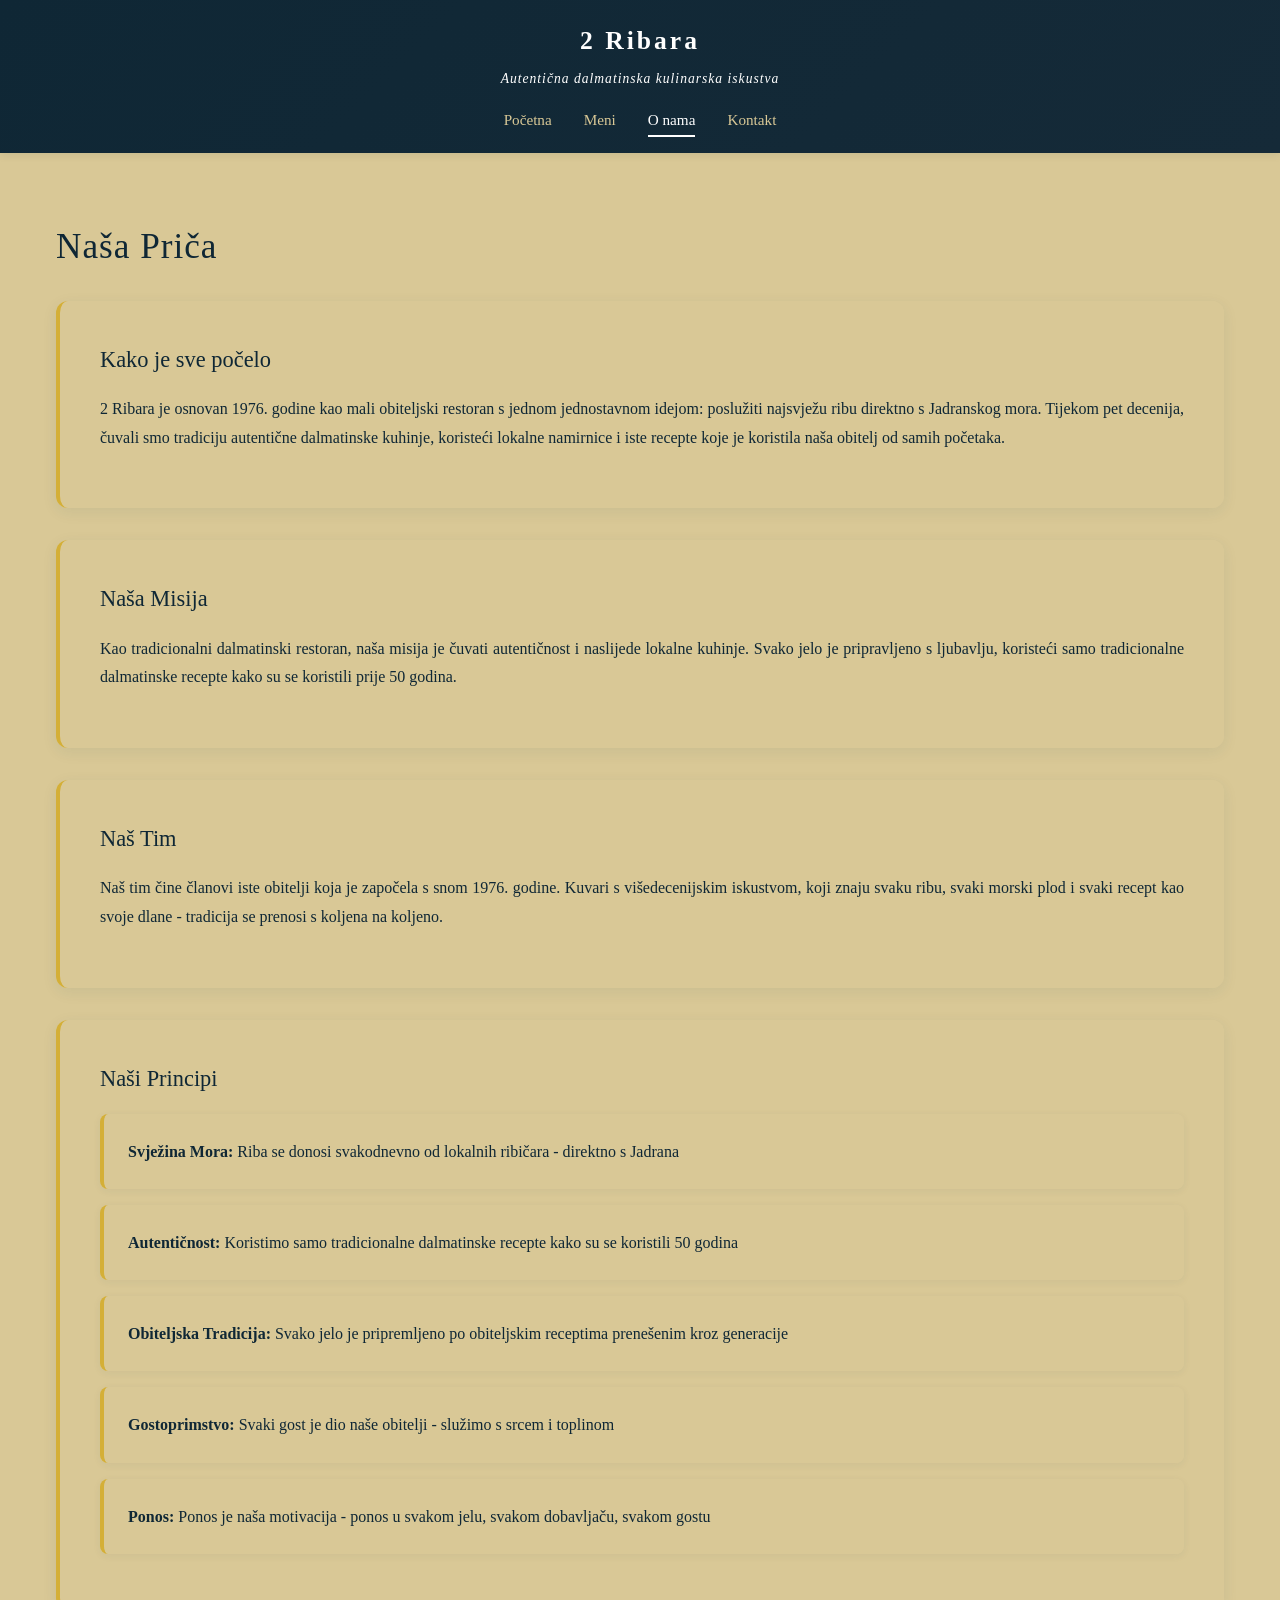
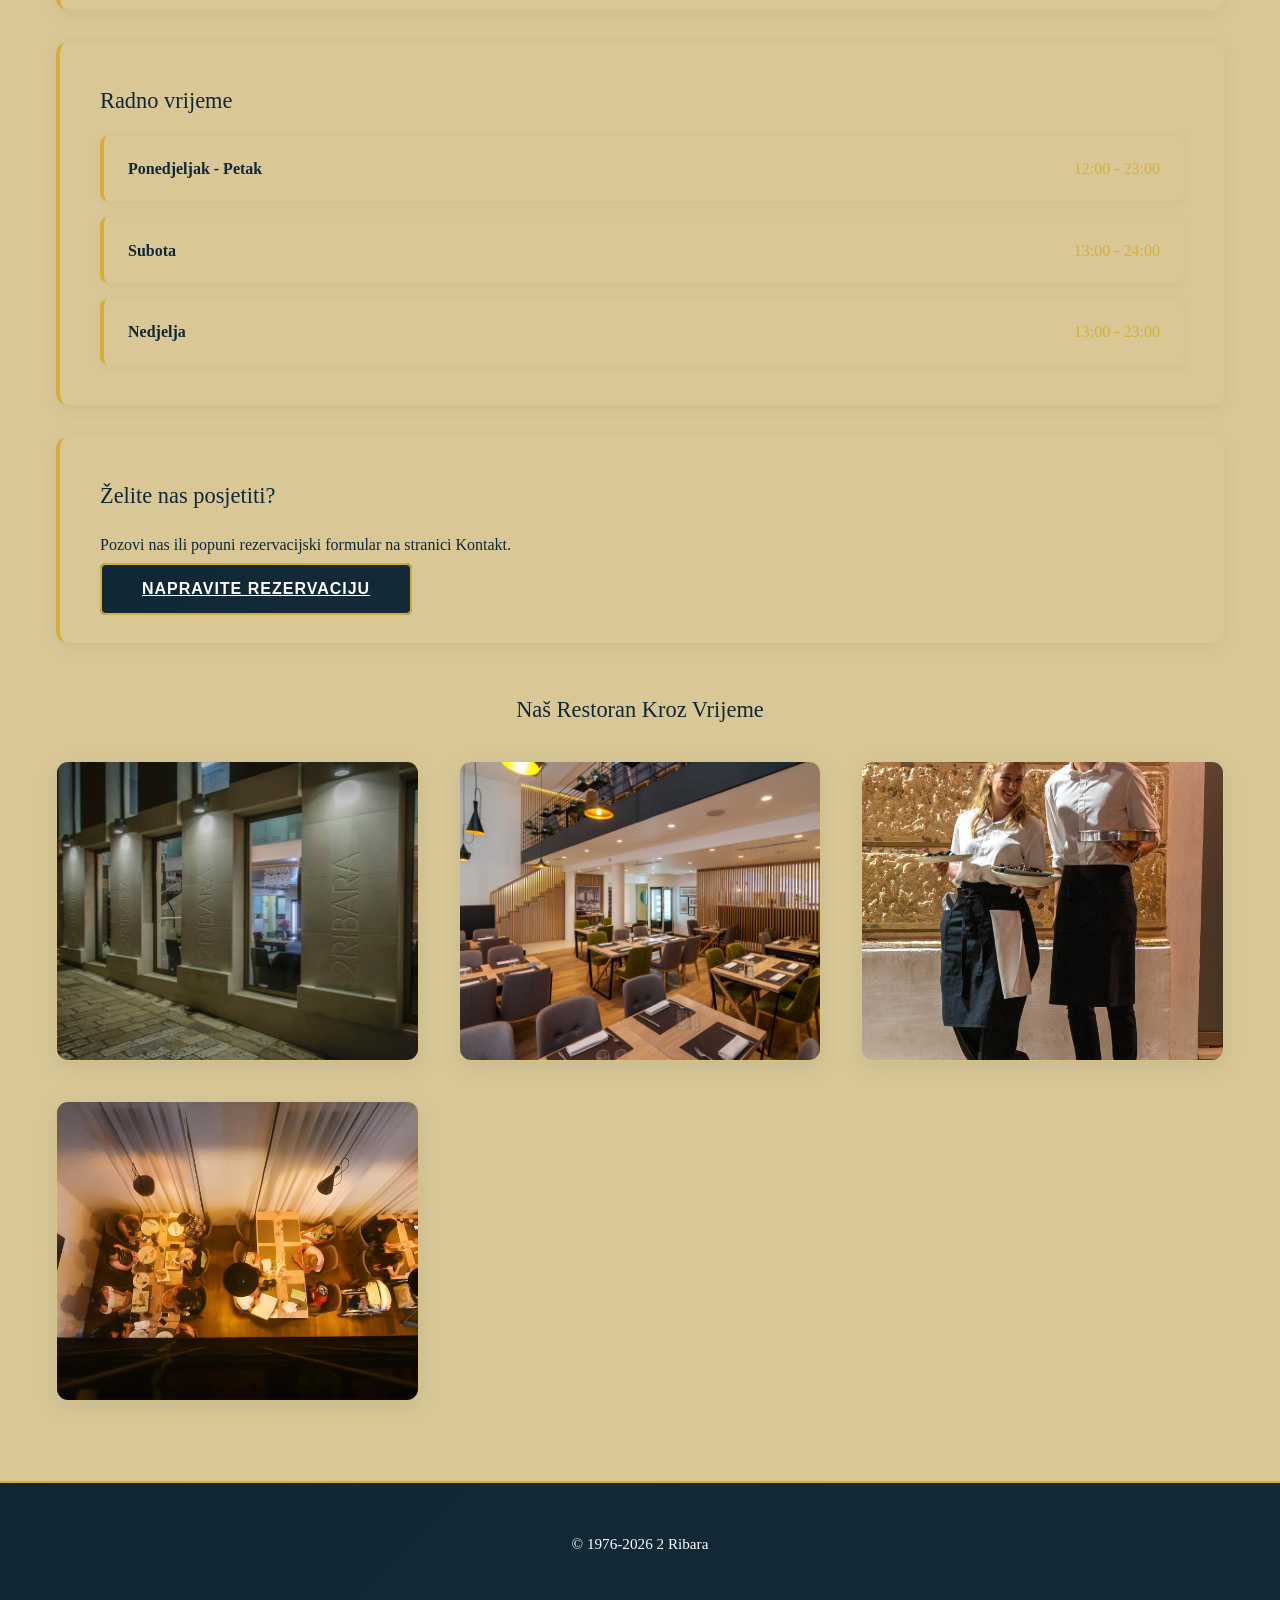
<file: o-nama.html>
<!DOCTYPE html>
<html lang="hr">
<head>
    <meta charset="UTF-8">
    <meta name="viewport" content="width=device-width, initial-scale=1.0">

    <!-- SEO -->
    <title>O nama | 2 Ribara</title>
    <meta name="description" content="Saznajte više o 2 Ribara - dalmatinskom restoranu s 50 godina tradicije.">

    <!-- Open Graph -->
    <meta property="og:title" content="O nama - 2 Ribara">
    <meta property="og:description" content="Upoznajte naš tim i našu priču.">
    <meta property="og:type" content="website">

    <!-- CSS -->
    <link rel="stylesheet" href="css/style.css">

    <!-- Google tag (gtag.js) -->
    <script async src="https://www.googletagmanager.com/gtag/js?id=G-M8E9GG99WM"></script>
    <script>
      window.dataLayer = window.dataLayer || [];
      function gtag(){dataLayer.push(arguments);}
      gtag('js', new Date());

      gtag('config', 'G-M8E9GG99WM');
    </script>
</head>
<body>
    <header>
        <h1>2 Ribara</h1>
        <p class="tagline">Autentična dalmatinska kulinarska iskustva</p>

        <nav>
            <ul>
                <li><a href="index.html">Početna</a></li>
                <li><a href="meni.html">Meni</a></li>
                <li><a href="o-nama.html" class="active">O nama</a></li>
                <li><a href="kontakt.html">Kontakt</a></li>
            </ul>
        </nav>
    </header>

    <main>
        <h2>Naša Priča</h2>
        
        <section class="about-content">
            <div class="story-section">
                <h3>Kako je sve počelo</h3>
                <p>
                    2 Ribara je osnovan 1976. godine kao mali obiteljski restoran s jednom jednostavnom idejom: poslužiti najsvježu ribu direktno s Jadranskog mora. Tijekom pet decenija, čuvali smo tradiciju autentične dalmatinske kuhinje, koristeći lokalne namirnice i iste recepte koje je koristila naša obitelj od samih početaka.
                </p>
            </div>

            <div class="story-section">
                <h3>Naša Misija</h3>
                <p>
                    Kao tradicionalni dalmatinski restoran, naša misija je čuvati autentičnost i naslijede lokalne kuhinje. Svako jelo je pripravljeno s ljubavlju, koristeći samo tradicionalne dalmatinske recepte kako su se koristili prije 50 godina.
                </p>
            </div>

            <div class="story-section">
                <h3>Naš Tim</h3>
                <p>
                    Naš tim čine članovi iste obitelji koja je započela s snom 1976. godine. Kuvari s višedecenijskim iskustvom, koji znaju svaku ribu, svaki morski plod i svaki recept kao svoje dlane - tradicija se prenosi s koljena na koljeno.
                </p>
            </div>

            <div class="story-section">
                <h3>Naši Principi</h3>
                <ul class="principles-list">
                    <li>
                        <strong>Svježina Mora:</strong> Riba se donosi svakodnevno od lokalnih ribičara - direktno s Jadrana
                    </li>
                    <li>
                        <strong>Autentičnost:</strong> Koristimo samo tradicionalne dalmatinske recepte kako su se koristili 50 godina
                    </li>
                    <li>
                        <strong>Obiteljska Tradicija:</strong> Svako jelo je pripremljeno po obiteljskim receptima prenešenim kroz generacije
                    </li>
                    <li>
                        <strong>Gostoprimstvo:</strong> Svaki gost je dio naše obitelji - služimo s srcem i toplinom
                    </li>
                    <li>
                        <strong>Ponos:</strong> Ponos je naša motivacija - ponos u svakom jelu, svakom dobavljaču, svakom gostu
                    </li>
                </ul>
            </div>

            <div class="story-section">
                <h3>Radno vrijeme</h3>
                <div class="opening-hours">
                    <div class="day">
                        <span class="day-name">Ponedjeljak - Petak</span>
                        <span class="hours">12:00 - 23:00</span>
                    </div>
                    <div class="day">
                        <span class="day-name">Subota</span>
                        <span class="hours">13:00 - 24:00</span>
                    </div>
                    <div class="day">
                        <span class="day-name">Nedjelja</span>
                        <span class="hours">13:00 - 23:00</span>
                    </div>
                </div>
            </div>

            <div class="story-section cta-section">
                <h3>Želite nas posjetiti?</h3>
                <p>Pozovi nas ili popuni rezervacijski formular na stranici Kontakt.</p>
                <a href="kontakt.html" class="btn">Napravite Rezervaciju</a>
            </div>

            <!-- Galerija - Restoran kroz vrijeme -->
            <div>
                <h3 style="text-align: center; margin-top: 3rem; margin-bottom: 2rem;">Naš Restoran Kroz Vrijeme</h3>
                <div class="gallery-grid">
                    <div class="gallery-item">
                        <img src="images/izvana.jpg" alt="Vanjska fasada restorana 2 Ribara" class="gallery-image">
                    </div>
                    <div class="gallery-item">
                        <img src="images/interijer.jpg" alt="Trenutni prostor restorana" class="gallery-image">
                    </div>
                    <div class="gallery-item">
                        <img src="images/osoblje.jpg" alt="Tim restorana - Profesionalni kuvarи" class="gallery-image">
                    </div>
                    <div class="gallery-item">
                        <img src="images/atmosfera.jpg" alt="Specijalni momenti u restoranu" class="gallery-image">
                    </div>
                </div>
            </div>
        </section>
    </main>

    <footer>
        <p>© 1976-2026 2 Ribara</p>
    </footer>

    <script src="js/script.js"></script>
</body>
</html>
</file>
<file: css/style.css>
/* ============================================
   2 RIBARA - MEDITERRANEAN LUXURY DESIGN
   Modern, Minimalist, Elegant
   ============================================ */

* {
    margin: 0;
    padding: 0;
    box-sizing: border-box;
}

html {
    scroll-behavior: smooth;
}

body {
    font-family: 'Georgia', 'Garamond', serif;
    line-height: 1.7;
    color: #0f2735;
    background-color: #d9c896;
}

/* Color Palette
   - Dark Navy Blue: #0f2735
   - Light Sand/Beige: #ffffff, #d9cbbf
   - White: #d9c896, #d9c896
   - Accent Gold: #d4af37 (discrete)
   - Text Dark: #0f2735
*/

/* ===== HEADER ===== */
header {
    background: linear-gradient(135deg, #0f2735 0%, #152a38 100%);
    color: white;
    padding: 1.2rem 0;
    text-align: center;
    box-shadow: 0 2px 8px rgba(31, 71, 85, 0.1);
    position: sticky;
    top: 0;
    z-index: 100;
}

header h1 {
    font-size: 1.6rem;
    font-weight: 600;
    letter-spacing: 3px;
    margin-bottom: 0.3rem;
    animation: fadeInDown 0.6s ease;
}

.tagline {
    font-size: 0.85rem;
    font-style: italic;
    color: #ffffff;
    letter-spacing: 1px;
    margin-bottom: 1rem;
    font-weight: 300;
}

nav ul {
    list-style: none;
    display: flex;
    justify-content: center;
    gap: 2rem;
    flex-wrap: wrap;
}

nav a {
    color: #d9c896;
    text-decoration: none;
    font-size: 0.95rem;
    font-weight: 500;
    padding: 0.4rem 0;
    transition: all 0.4s ease;
    border-bottom: 2px solid transparent;
    position: relative;
}

nav a::after {
    content: '';
    position: absolute;
    bottom: -2px;
    left: 0;
    width: 0;
    height: 2px;
    background-color: #ffffff;
    transition: width 0.4s ease;
}

nav a:hover::after,
nav a.active::after {
    width: 100%;
}

nav a:hover,
nav a.active {
    color: #ffffff;
}

main {
    max-width: 1200px;
    margin: 0 auto;
    padding: 2rem 1rem;
}

/* ===== HERO SEKCIJA - FULLSCREEN ===== */
.hero {
    position: relative;
    width: 100vw;
    left: 50%;
    right: 50%;
    margin-left: -50vw;
    margin-right: -50vw;
    height: 70vh;
    min-height: 500px;
    display: flex;
    align-items: center;
    justify-content: center;
    overflow: hidden;
    margin-bottom: 3rem;
}

.hero::before {
    content: '';
    position: absolute;
    top: 0;
    left: 0;
    right: 0;
    bottom: 0;
    background: linear-gradient(135deg, #0f2735 0%, #152a38 100%);
    z-index: 0;
}

.hero-overlay {
    position: absolute;
    top: 0;
    left: 0;
    right: 0;
    bottom: 0;
    background: rgba(31, 71, 85, 0.3);
    z-index: 1;
}

.hero-content {
    position: relative;
    z-index: 2;
    text-align: center;
    color: white;
    animation: fadeInUp 0.8s ease 0.2s both;
}

.hero h1 {
    font-size: 4rem;
    font-weight: 300;
    letter-spacing: 4px;
    margin-bottom: 1rem;
    position: relative;
    padding-bottom: 2rem;
}

.hero h1::after {
    content: '';
    position: absolute;
    bottom: 0;
    left: 50%;
    transform: translateX(-50%);
    width: 150px;
    height: 25px;
    background: url('data:image/svg+xml;utf8,<svg xmlns="http://www.w3.org/2000/svg" viewBox="0 0 150 25"><path d="M 10 15 Q 20 5 30 15 T 50 15 T 70 15 T 90 15 T 110 15 T 130 15" stroke="white" stroke-width="2" fill="none" stroke-linecap="round"/><path d="M 5 22 Q 20 18 35 22 T 65 22 T 95 22 T 125 22 T 145 22" stroke="white" stroke-width="1.5" fill="none" stroke-linecap="round" opacity="0.6"/></svg>') no-repeat center;
    background-size: contain;
}

.hero p {
    font-size: 1.5rem;
    font-style: italic;
    color: #ffffff;
    font-weight: 300;
    letter-spacing: 1px;
}

/* ===== SEKCIJE ZA MENI ===== */
.menu-hero {
    background: linear-gradient(135deg, #0f2735 0%, #152a38 100%);
    background-size: cover;
    background-position: center;
    height: 350px;
    display: flex;
    align-items: center;
    justify-content: center;
    position: relative;
    margin: -2rem -1rem 2rem -1rem;
    overflow: hidden;
}

.menu-hero::before {
    content: '';
    position: absolute;
    top: 0;
    left: 0;
    right: 0;
    bottom: 0;
    background: rgba(15, 39, 53, 0.25);
    z-index: 1;
}

.hero-content {
    position: relative;
    z-index: 2;
    text-align: center;
    color: white;
}

.menu-hero h2 {
    font-size: 3.5rem;
    font-weight: 300;
    letter-spacing: 3px;
    margin-bottom: 1rem;
    color: white;
}

.menu-hero p {
    font-size: 1.3rem;
    font-style: italic;
    color: #ffffff;
    font-weight: 300;
}

/* ===== HEADINGS ===== */
h2 {
    color: #0f2735;
    margin-top: 2rem;
    margin-bottom: 1.5rem;
    font-size: 2.2rem;
    font-weight: 400;
    letter-spacing: 1px;
}

h3 {
    color: #0f2735;
    font-size: 1.4rem;
    font-weight: 500;
}

/* ===== FEATURES SEKCIJA ===== */
.features {
    display: grid;
    grid-template-columns: repeat(auto-fit, minmax(300px, 1fr));
    gap: 2rem;
    margin: 3rem 0;
}

.feature {
    background: linear-gradient(135deg, #d9c896 0%, #d9c896 100%);
    padding: 2.5rem 2rem;
    border-radius: 12px;
    box-shadow: 0 4px 15px rgba(31, 71, 85, 0.08);
    text-align: center;
    transition: all 0.4s cubic-bezier(0.25, 0.46, 0.45, 0.94);
    border-top: 3px solid #d4af37;
    position: relative;
    overflow: hidden;
}

.feature::before {
    content: '';
    position: absolute;
    bottom: -2px;
    left: 0;
    width: 100%;
    height: 2px;
    background: linear-gradient(90deg, transparent, #d4af37, transparent);
    opacity: 0;
    transition: opacity 0.4s ease;
}

.feature:hover::before {
    opacity: 1;
}

.feature:hover {
    transform: translateY(-12px);
    box-shadow: 0 12px 30px rgba(31, 71, 85, 0.15);
}

.feature h3 {
    color: #0f2735;
    margin-bottom: 1rem;
    margin-top: 0;
}

.feature p {
    color: #0f2735;
    font-size: 1rem;
    line-height: 1.8;
}

/* ===== MENU CONTAINER ===== */
.menu-container {
    display: grid;
    gap: 4rem;
}

.menu-category {
    animation: fadeInUp 0.6s ease;
}

.category-title {
    font-size: 2rem;
    font-weight: 400;
    color: #0f2735;
    margin-bottom: 2rem;
    text-transform: uppercase;
    letter-spacing: 2px;
    position: relative;
    padding-bottom: 1.5rem;
}

.category-title::after {
    content: '';
    position: absolute;
    bottom: 0;
    left: 0;
    width: 80px;
    height: 2px;
    background: linear-gradient(90deg, #d4af37 0%, transparent 100%);
}

.menu-items {
    display: grid;
    grid-template-columns: repeat(auto-fill, minmax(340px, 1fr));
    gap: 2.5rem;
}

/* ===== MENU ITEMS ===== */
.menu-item {
    background: linear-gradient(135deg, #d9c896 0%, #d9c896 100%);
    padding: 2rem;
    border-radius: 12px;
    box-shadow: 0 4px 12px rgba(31, 71, 85, 0.08);
    border-left: 4px solid #d4af37;
    transition: all 0.4s cubic-bezier(0.25, 0.46, 0.45, 0.94);
    position: relative;
    overflow: hidden;
}

.menu-item::before {
    content: '';
    position: absolute;
    top: 0;
    left: -100%;
    width: 100%;
    height: 100%;
    background: linear-gradient(90deg, transparent, rgba(212, 175, 55, 0.08), transparent);
    transition: left 0.6s cubic-bezier(0.25, 0.46, 0.45, 0.94);
    z-index: 0;
}

.menu-item:hover::before {
    left: 100%;
}

.menu-item:hover {
    transform: translateY(-10px) translateX(2px);
    box-shadow: 0 12px 30px rgba(31, 71, 85, 0.15);
    border-left-color: #c49a28;
}

.item-name {
    font-size: 1.3rem;
    color: #0f2735;
    font-weight: 600;
    margin-bottom: 0.8rem;
    text-transform: uppercase;
    letter-spacing: 1px;
    position: relative;
    z-index: 1;
}

.item-description {
    font-size: 0.95rem;
    color: #0f2735;
    margin-bottom: 1.2rem;
    font-style: italic;
    line-height: 1.7;
    position: relative;
    z-index: 1;
}

.item-price {
    font-size: 1.4rem;
    color: #d4af37;
    font-weight: 600;
    text-align: right;
    padding-top: 1rem;
    border-top: 1px solid #ffffff;
    position: relative;
    z-index: 1;
}

/* ===== GALLERY SECTION ===== */
.gallery-section {
    margin: 4rem 0;
    animation: fadeInUp 0.8s ease;
}

.gallery-section h2 {
    text-align: center;
    color: #0f2735;
    font-size: 2.2rem;
    margin-bottom: 3rem;
    position: relative;
    padding-bottom: 1.5rem;
}

.gallery-section h2::after {
    content: '';
    position: absolute;
    bottom: 0;
    left: 50%;
    transform: translateX(-50%);
    width: 80px;
    height: 2px;
    background: linear-gradient(90deg, transparent, #d4af37, transparent);
}

.gallery-grid {
    display: grid;
    grid-template-columns: repeat(auto-fit, minmax(280px, 1fr));
    gap: 2.5rem;
}

.gallery-item {
    position: relative;
    overflow: hidden;
    border-radius: 12px;
    box-shadow: 0 6px 20px rgba(31, 71, 85, 0.1);
    transition: all 0.5s cubic-bezier(0.25, 0.46, 0.45, 0.94);
    cursor: pointer;
    height: 300px;
    border: 1px solid rgba(212, 175, 55, 0.2);
}

.gallery-item.large {
    grid-column: span 2;
    height: 380px;
}

.gallery-image {
    width: 100%;
    height: 100%;
    object-fit: cover;
    display: block;
    transition: all 0.5s cubic-bezier(0.25, 0.46, 0.45, 0.94);
}

.gallery-item:hover {
    transform: translateY(-15px);
    box-shadow: 0 15px 40px rgba(31, 71, 85, 0.2);
    border-color: #d4af37;
}

.gallery-item:hover .gallery-image {
    filter: brightness(1.08) saturate(1.1);
    transform: scale(1.05);
}

.gallery-placeholder {
    width: 100%;
    height: 100%;
    display: flex;
    flex-direction: column;
    align-items: center;
    justify-content: center;
    position: relative;
    overflow: hidden;
    background: linear-gradient(135deg, #d9c896 0%, #ffffff 100%);
}

.gallery-placeholder::before {
    content: '';
    position: absolute;
    top: 0;
    left: -100%;
    width: 100%;
    height: 100%;
    background: linear-gradient(90deg, transparent, rgba(255,255,255,0.3), transparent);
    transition: left 0.7s cubic-bezier(0.25, 0.46, 0.45, 0.94);
    z-index: 1;
}

.gallery-item:hover .gallery-placeholder::before {
    left: 100%;
}

.gallery-placeholder p {
    position: relative;
    z-index: 2;
    text-align: center;
    margin: 0;
    color: #0f2735;
}

/* ===== WELCOME SEKCIJA ===== */
.welcome {
    background: linear-gradient(135deg, #d9c896 0%, #d9c896 100%);
    padding: 3rem 2.5rem;
    border-radius: 12px;
    box-shadow: 0 4px 15px rgba(31, 71, 85, 0.08);
    margin: 3rem 0;
    text-align: center;
    border-top: 3px solid #d4af37;
}

.welcome h2 {
    margin-top: 0;
    color: #0f2735;
}

.welcome p {
    margin-bottom: 1.5rem;
    font-size: 1.1rem;
    color: #0f2735;
    line-height: 1.8;
}

/* ===== STORY SEKCIJA ===== */
.story-section {
    background: linear-gradient(135deg, #d9c896 0%, #d9c896 100%);
    padding: 2.5rem;
    border-radius: 12px;
    box-shadow: 0 4px 15px rgba(31, 71, 85, 0.08);
    border-left: 4px solid #d4af37;
    transition: all 0.4s cubic-bezier(0.25, 0.46, 0.45, 0.94);
    margin-bottom: 2rem;
}

.story-section:hover {
    transform: translateY(-5px);
    box-shadow: 0 10px 25px rgba(31, 71, 85, 0.12);
}

.story-section h3 {
    color: #0f2735;
    margin-top: 0;
    margin-bottom: 1rem;
}

.story-section p {
    text-align: justify;
    line-height: 1.8;
    margin-bottom: 1rem;
    color: #0f2735;
}

/* ===== PRINCIPLES ===== */
.principles-list {
    list-style: none;
    padding: 0;
}

.principles-list li {
    padding: 1.5rem;
    margin-bottom: 1rem;
    background: linear-gradient(135deg, #d9c896 0%, #d9c896 100%);
    border-left: 4px solid #d4af37;
    border-radius: 8px;
    box-shadow: 0 2px 8px rgba(31, 71, 85, 0.06);
    transition: all 0.4s ease;
}

.principles-list li:hover {
    background: linear-gradient(135deg, #d9c896 0%, #d9c896 100%);
    border-left-color: #c49a28;
    transform: translateX(8px);
    box-shadow: 0 6px 15px rgba(31, 71, 85, 0.1);
}

.principles-list strong {
    color: #0f2735;
    font-weight: 600;
}

.principles-list li p {
    margin: 0;
    color: #0f2735;
}

/* ===== OPENING HOURS ===== */
.opening-hours {
    display: grid;
    gap: 1rem;
}

.day {
    display: flex;
    justify-content: space-between;
    align-items: center;
    padding: 1.2rem 1.5rem;
    background: linear-gradient(135deg, #d9c896 0%, #d9c896 100%);
    border-radius: 8px;
    border-left: 4px solid #d4af37;
    box-shadow: 0 2px 8px rgba(31, 71, 85, 0.06);
    transition: all 0.4s ease;
}

.day:hover {
    background: linear-gradient(135deg, #d9c896 0%, #d9c896 100%);
    border-left-color: #c49a28;
    transform: translateX(8px);
}

.day-name {
    font-weight: 600;
    color: #0f2735;
}

.hours {
    color: #d4af37;
    font-weight: 500;
}

/* ===== CONTACT INFO SECTION ===== */
.contact-info-section {
    background: linear-gradient(135deg, #d9c896 0%, #d9c896 100%);
    padding: 2.5rem;
    border-radius: 12px;
    box-shadow: 0 4px 15px rgba(31, 71, 85, 0.08);
    margin-bottom: 2rem;
    border-top: 3px solid #d4af37;
}

.contact-info-section h2 {
    margin-top: 0;
    color: #0f2735;
}

.contact-info a {
    color: #d4af37;
    text-decoration: none;
    font-weight: 600;
    transition: all 0.3s ease;
}

.contact-info a:hover {
    color: #c49a28;
    text-decoration: underline;
}

/* ===== FORME ===== */
.forms-container {
    display: grid;
    grid-template-columns: repeat(auto-fit, minmax(420px, 1fr));
    gap: 2.5rem;
}

.form-wrapper {
    background: linear-gradient(135deg, #d9c896 0%, #d9c896 100%);
    padding: 2.5rem;
    border-radius: 12px;
    box-shadow: 0 4px 15px rgba(31, 71, 85, 0.08);
    border-top: 4px solid #d4af37;
    transition: all 0.4s cubic-bezier(0.25, 0.46, 0.45, 0.94);
}

.form-wrapper:hover {
    transform: translateY(-5px);
    box-shadow: 0 10px 30px rgba(31, 71, 85, 0.12);
}

.form-wrapper h3 {
    color: #0f2735;
    margin-top: 0;
    margin-bottom: 1.5rem;
}

.form-group {
    margin-bottom: 1.5rem;
}

.contact-form label {
    display: block;
    margin-bottom: 0.6rem;
    color: #0f2735;
    font-weight: 600;
    font-size: 0.95rem;
}

.contact-form input,
.contact-form select,
.contact-form textarea {
    width: 100%;
    padding: 0.85rem;
    border: 2px solid #ffffff;
    border-radius: 6px;
    font-family: -apple-system, BlinkMacSystemFont, 'Segoe UI', sans-serif;
    font-size: 0.95rem;
    transition: all 0.3s ease;
    background-color: #d9c896;
    color: #0f2735;
}

.contact-form input::placeholder,
.contact-form textarea::placeholder {
    color: #aaa;
}

.contact-form input:focus,
.contact-form select:focus,
.contact-form textarea:focus {
    outline: none;
    border-color: #d4af37;
    background-color: #d9c896;
    box-shadow: 0 0 0 4px rgba(212, 175, 55, 0.1);
}

.btn {
    background: linear-gradient(135deg, #0f2735 0%, #152a38 100%);
    color: #ffffff;
    padding: 0.95rem 2.5rem;
    border: 2px solid #d4af37;
    border-radius: 6px;
    cursor: pointer;
    font-size: 1rem;
    font-weight: 600;
    font-family: -apple-system, BlinkMacSystemFont, 'Segoe UI', sans-serif;
    transition: all 0.4s cubic-bezier(0.25, 0.46, 0.45, 0.94);
    text-transform: uppercase;
    letter-spacing: 1px;
}

.btn:hover {
    transform: translateY(-3px);
    box-shadow: 0 8px 20px rgba(31, 71, 85, 0.2);
    border-color: #ffffff;
    color: #d9c896;
}

.btn:active {
    transform: translateY(-1px);
}

/* ===== FOOTER ===== */
footer {
    background: linear-gradient(135deg, #0f2735 0%, #152a38 100%);
    color: #ffffff;
    text-align: center;
    padding: 3rem 2rem;
    margin-top: 3rem;
    font-size: 0.95rem;
    border-top: 2px solid #d4af37;
}

footer p {
    margin: 0;
}

/* ===== ANIMACIJE ===== */
@keyframes fadeInDown {
    from {
        opacity: 0;
        transform: translateY(-25px);
    }
    to {
        opacity: 1;
        transform: translateY(0);
    }
}

@keyframes fadeInUp {
    from {
        opacity: 0;
        transform: translateY(25px);
    }
    to {
        opacity: 1;
        transform: translateY(0);
    }
}

@keyframes slideInLeft {
    from {
        opacity: 0;
        transform: translateX(-30px);
    }
    to {
        opacity: 1;
        transform: translateX(0);
    }
}

/* ===== STAFF IMAGE ===== */
.staff-image {
    object-position: top center !important;
}

/* ===== RESPONSIVE DIZAJN - TABLET (768px) ===== */
@media (max-width: 768px) {
    header {
        padding: 1rem 0;
    }

    header h1 {
        font-size: 1.3rem;
    }

    .tagline {
        font-size: 0.8rem;
    }

    nav ul {
        gap: 1.5rem;
        flex-direction: row;
    }

    nav a {
        font-size: 0.85rem;
    }

    .hero {
        height: 60vh;
        min-height: 400px;
        margin-bottom: 2rem;
    }

    .hero h1 {
        font-size: 2.8rem;
    }

    .hero p {
        font-size: 1.2rem;
    }

    .menu-hero {
        height: 280px;
        margin: -1.5rem -0.5rem 1.5rem -0.5rem;
    }

    .menu-hero h2 {
        font-size: 2.5rem;
    }

    .menu-hero p {
        font-size: 1.1rem;
    }

    .menu-items {
        grid-template-columns: repeat(auto-fill, minmax(300px, 1fr));
        gap: 2rem;
    }

    .menu-item {
        padding: 1.8rem 1.5rem;
    }

    .category-title {
        font-size: 1.8rem;
    }

    h2 {
        font-size: 1.8rem;
    }

    h3 {
        font-size: 1.2rem;
    }

    main {
        padding: 1.5rem 0.8rem;
    }

    .features {
        grid-template-columns: 1fr;
        gap: 1.5rem;
    }

    .feature {
        padding: 2rem 1.5rem;
    }

    .forms-container {
        grid-template-columns: 1fr;
    }

    .form-wrapper {
        padding: 2rem 1.5rem;
    }

    .gallery-item {
        height: 250px;
    }

    .gallery-item.large {
        grid-column: span 1;
        height: 250px;
    }

    .gallery-section h2 {
        font-size: 1.8rem;
        margin-bottom: 2rem;
    }

    .gallery-grid {
        grid-template-columns: repeat(auto-fit, minmax(250px, 1fr));
        gap: 2rem;
    }

    .day {
        flex-direction: column;
        gap: 0.5rem;
        text-align: left;
    }
}

/* ===== RESPONSIVE DIZAJN - MOBILE (480px) ===== */
@media (max-width: 480px) {
    header {
        padding: 0.8rem 0;
    }

    header h1 {
        font-size: 1.1rem;
        letter-spacing: 2px;
    }

    .tagline {
        font-size: 0.75rem;
        margin-bottom: 0.8rem;
    }

    nav ul {
        gap: 1rem;
        flex-direction: row;
    }

    nav a {
        font-size: 0.8rem;
        padding: 0.3rem;
    }

    .hero {
        height: 55vh;
        min-height: 350px;
        margin-bottom: 1.5rem;
    }

    .hero h1 {
        font-size: 2rem;
        letter-spacing: 2px;
    }

    .hero p {
        font-size: 1rem;
    }

    .menu-hero {
        height: 220px;
        margin: -1.2rem -0.5rem 1rem -0.5rem;
    }

    .menu-hero h2 {
        font-size: 1.8rem;
    }

    .menu-hero p {
        font-size: 0.95rem;
    }

    .menu-item {
        padding: 1.5rem 1.2rem;
    }

    .item-name {
        font-size: 1.1rem;
    }

    .item-description {
        font-size: 0.9rem;
    }

    .category-title {
        font-size: 1.4rem;
    }

    main {
        padding: 1rem 0.5rem;
    }

    .menu-items {
        grid-template-columns: 1fr;
        gap: 1.5rem;
    }

    .features {
        grid-template-columns: 1fr;
        gap: 1.2rem;
    }

    .feature {
        padding: 1.5rem 1.2rem;
    }

    .feature h3 {
        font-size: 1.15rem;
    }

    .welcome {
        padding: 1.8rem 1.2rem;
    }

    .welcome p {
        font-size: 1rem;
    }

    h2 {
        font-size: 1.5rem;
    }

    h3 {
        font-size: 1.05rem;
    }

    .forms-container {
        grid-template-columns: 1fr;
    }

    .form-wrapper {
        padding: 1.5rem 1.2rem;
    }

    .form-wrapper h3 {
        font-size: 1.2rem;
    }

    .contact-form input,
    .contact-form select,
    .contact-form textarea {
        padding: 0.7rem;
        font-size: 1rem;
    }

    .btn {
        padding: 0.8rem 2rem;
        font-size: 0.9rem;
    }

    .contact-info-section {
        padding: 1.5rem 1.2rem;
    }

    .story-section {
        padding: 1.5rem 1.2rem;
    }

    .story-section h3 {
        font-size: 1.2rem;
    }

    .story-section p {
        font-size: 0.95rem;
    }

    .opening-hours {
        gap: 0.8rem;
    }

    .day {
        padding: 1rem 1.2rem;
    }

    .gallery-item {
        height: 220px;
    }

    .gallery-section h2 {
        font-size: 1.4rem;
        margin-bottom: 1.5rem;
    }

    .gallery-grid {
        grid-template-columns: 1fr;
        gap: 1.5rem;
    }

    footer {
        padding: 2rem 1rem;
    }

    footer p {
        font-size: 0.85rem;
    }
}

/* ===== ULTRA MOBILE (360px) ===== */
@media (max-width: 360px) {
    header h1 {
        font-size: 1rem;
    }

    .hero h1 {
        font-size: 1.6rem;
    }

    .hero p {
        font-size: 0.9rem;
    }

    .menu-hero h2 {
        font-size: 1.5rem;
    }

    nav a {
        font-size: 0.75rem;
    }

    h2 {
        font-size: 1.3rem;
    }

    .btn {
        padding: 0.7rem 1.5rem;
        font-size: 0.85rem;
    }
}
</file>
